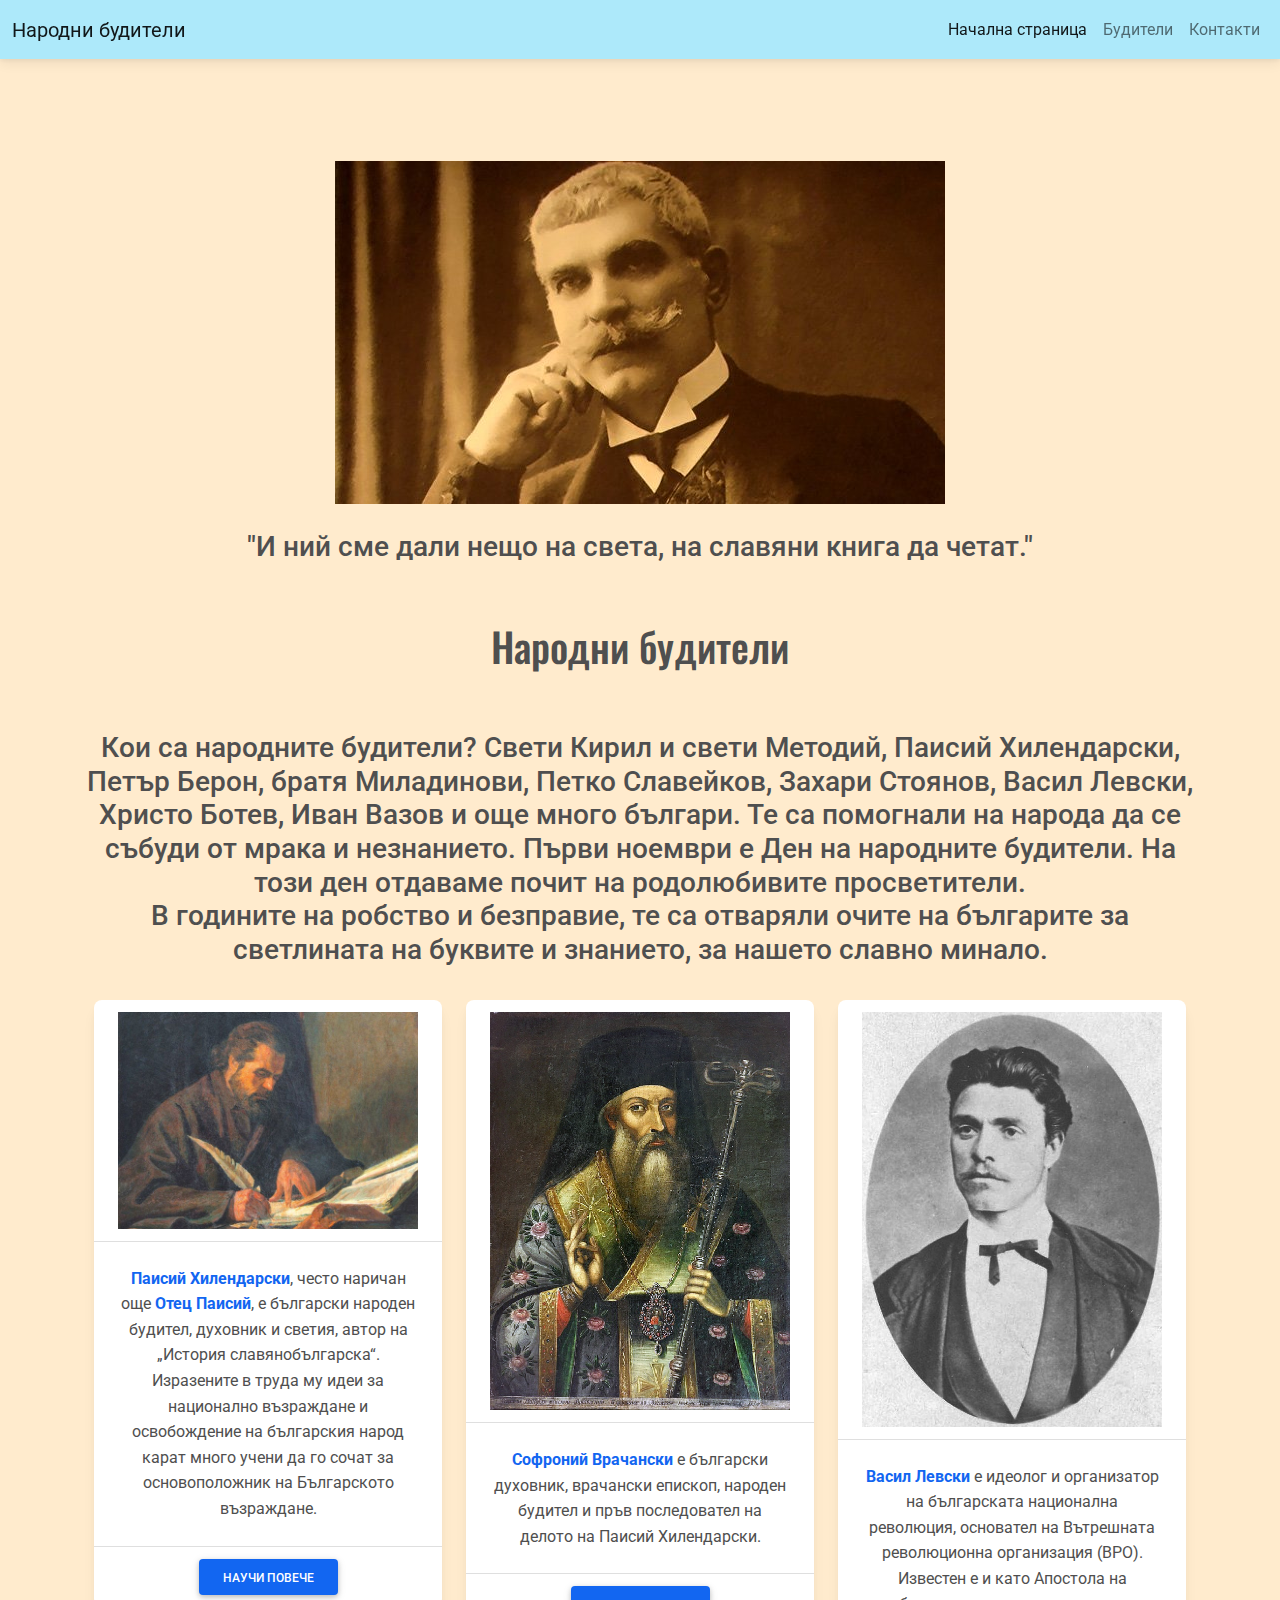
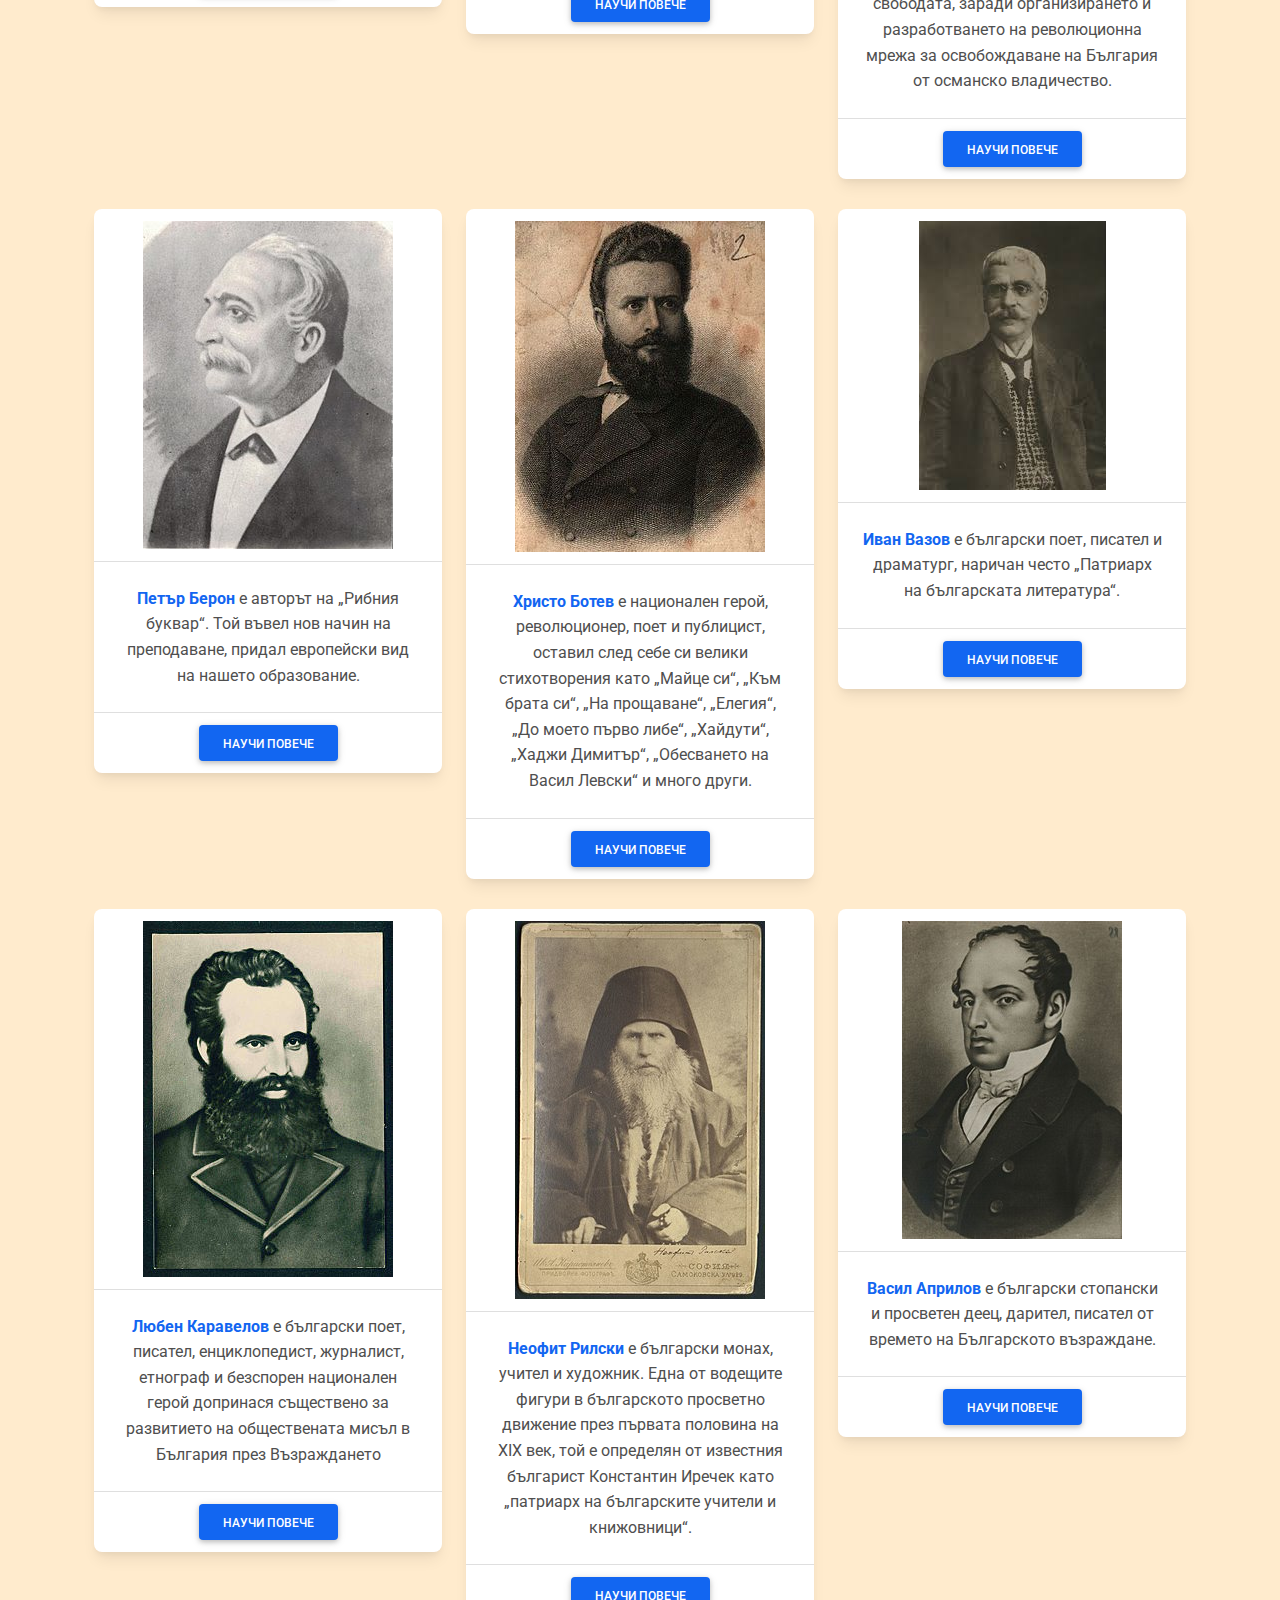
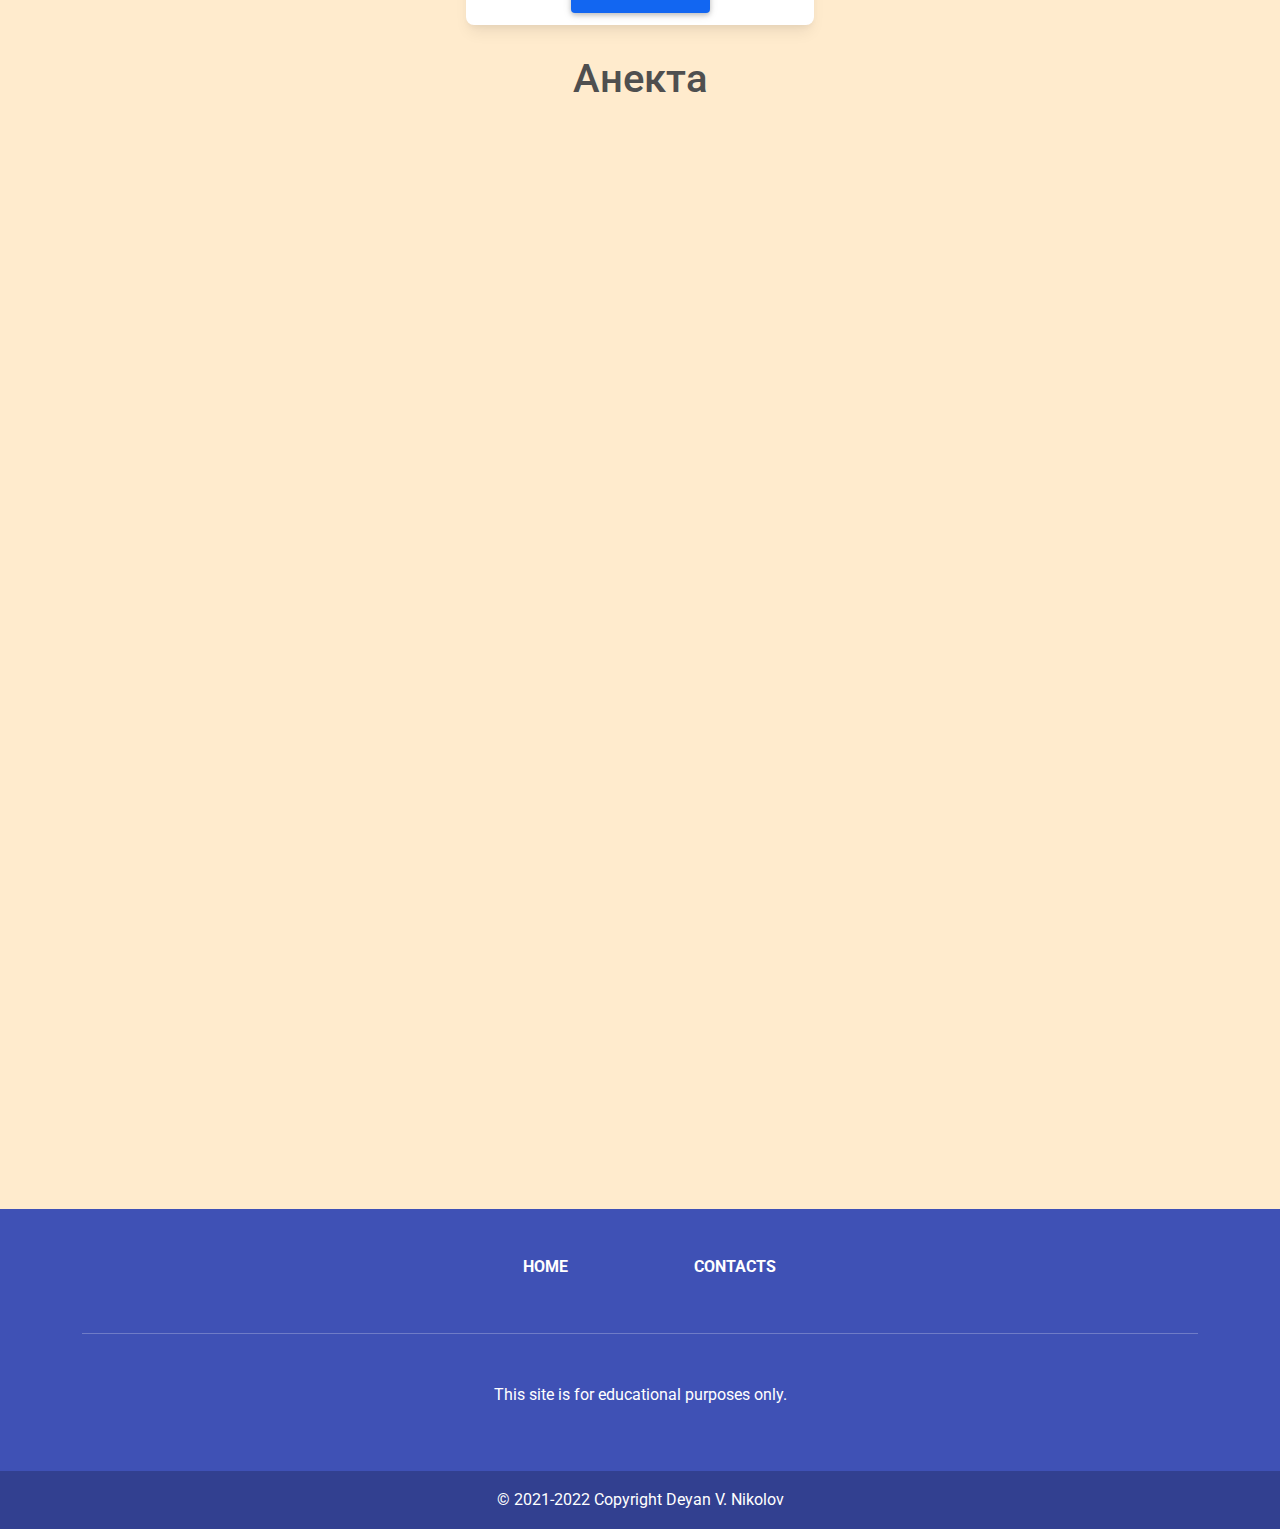
<file: index.html>
<!DOCTYPE html>

<html>

<head>
    <title>Народни будители</title>
    <meta charset="utf-8">
    <meta name="viewport" content="width=device-width, initial-scale=1">
    <link rel="stylesheet" href="https://use.fontawesome.com/releases/v5.15.2/css/all.css" />
    <link rel="stylesheet"
        href="https://fonts.googleapis.com/css2?family=Roboto:wght@300;400;500;700;900&display=swap" />
    <link rel="stylesheet" href="css/mdb.min.css" />
    <link rel="preconnect" href="https://fonts.googleapis.com">
    <link rel="preconnect" href="https://fonts.gstatic.com" crossorigin>
    <link href="https://fonts.googleapis.com/css2?family=Oswald:wght@600&display=swap" rel="stylesheet">
    <link href="css/custom.css" rel="stylesheet">

    <link rel="icon" href="img/favicon.png">
    <script async src="https://www.googletagmanager.com/gtag/js?id=G-ZB5WX3QTCD"></script>

</head>

<body>
    <nav class="navbar navbar-expand-lg navbar-light bg-light sticky-top">
        <div class="container-fluid">
            <a class="navbar-brand" href="index.html">Народни будители</a>
            <button class="navbar-toggler" type="button" data-mdb-toggle="collapse"
                data-mdb-target="#navbarNavAltMarkup" aria-controls="navbarNavAltMarkup" aria-expanded="false"
                aria-label="Toggle navigation">
                <i class="fas fa-bars"></i>
            </button>
            <div class="collapse navbar-collapse  justify-content-end" id="navbarNavAltMarkup">
                <div class="navbar-nav">
                    <a class="nav-link active" aria-current="page" href="#">Начална страница</a>
                    <a class="nav-link" href="#buditeli">Будители</a>
                    <a class="nav-link" href="contacts.html">Контакти</a>
                </div>
            </div>
        </div>
    </nav>

    <div class="container mb-5">
        <br>
        <br>
        <div class="text-center">

            <br><br>
            <img src="img/ivan_vazov_home.jpg" class="img-fluid">
            <br><br>
            <h3>"И ний сме дали нещо на света, на славяни книга да четат."</h3>

            <br><br>
            <h1 class="bgtext">Народни будители</h1>
            <br>
            <h6>‎</h6>
            <h3>Кои са народните будители? Свети Кирил и свети Методий, Паисий Хилендарски, Петър Берон, братя
                Миладинови, Петко Славейков, Захари Стоянов, Васил Левски, Христо Ботев, Иван Вазов и още много българи.
                Те са помогнали на народа да се събуди от мрака и незнанието. Първи ноември е Ден на народните будители.
                На този ден отдаваме почит на родолюбивите просветители. <section id="buditeli"></section> В годините на
                робство и безправие, те са
                отваряли очите на българите за светлината на буквите и знанието, за нашето славно минало.
            </h3>

            <br>
            <div class="container-fluid">
                <div class="row">
                    <div class="col-md-12">
                        <div class="row">

                            <div class="col-md-4">
                                <div class="card">
                                    <h5 class="card-header">
                                        <img src="img/paisiihilendarski.jpg" class="img-fluid">
                                    </h5>
                                    <div class="card-body">
                                        <p class="card-text">
                                            <span
                                                class="text-primary custom-text-blue custom-text-blue font-weight-bold">Паисий
                                                Хилендарски</span>, често наричан още <span
                                                class="text-primary custom-text-blue custom-text-blue font-weight-bold">Отец
                                                Паисий</span>, e български народен
                                            будител, духовник и светия, автор на „История славянобългарска“.
                                            Изразените в труда му идеи за национално възраждане и освобождение на
                                            българския народ карат много учени да го сочат за основоположник на
                                            Българското възраждане.
                                        </p>
                                    </div>
                                    <div class="card-footer">
                                        <a href="buditeli/paisiihilendarski.html" class="btn btn-primary">Научи
                                            повече</a>
                                    </div>
                                </div>
                            </div>
                            <div class="col-md-4">
                                <div class="card">
                                    <h5 class="card-header">
                                        <img src="img/sofvrach1.jpg" class="img-fluid">
                                    </h5>
                                    <div class="card-body">
                                        <p class="card-text">
                                            <span
                                                class="text-primary custom-text-blue custom-text-blue font-weight-bold">Софроний
                                                Врачански</span> е български духовник, врачански епископ, народен
                                            будител
                                            и пръв последовател на делото на Паисий Хилендарски.
                                        </p>
                                    </div>
                                    <div class="card-footer">
                                        <a href="buditeli/sofroniivrachanski.html" class="btn btn-primary">Научи
                                            повече</a>
                                    </div>
                                </div>
                            </div>
                            <div class="col-md-4">
                                <div class="card">
                                    <h5 class="card-header">
                                        <img src="img/vasil_levski1.jpeg" class="img-fluid">
                                    </h5>
                                    <div class="card-body">
                                        <p class="card-text">
                                            <span
                                                class="text-primary custom-text-blue custom-text-blue font-weight-bold">Васил
                                                Левски</span> е идеолог и организатор на българската национална
                                            революция, основател на Вътрешната революционна организация (ВРО). Известен
                                            е и като Апостола на свободата, заради организирането и разработването на
                                            революционна мрежа за освобождаване на България от османско владичество.





                                        </p>
                                    </div>
                                    <div class="card-footer">
                                        <a href="buditeli/vasillevski.html" class="btn btn-primary">Научи
                                            повече</a>
                                    </div>
                                </div>
                            </div>
                            <div class="col-md-4">
                                <div class="card">
                                    <h5 class="card-header">
                                        <img src="img/petar_beron.jpg" class="img-fluid">
                                    </h5>
                                    <div class="card-body">
                                        <p class="card-text">
                                            <span
                                                class="text-primary custom-text-blue custom-text-blue font-weight-bold">Петър
                                                Берон</span> е авторът на „Рибния буквар“. Той въвел нов начин на
                                            преподаване, придал европейски вид на нашето образование.

                                        </p>
                                    </div>
                                    <div class="card-footer">
                                        <a href="buditeli/petarberon.html" class="btn btn-primary">Научи
                                            повече</a>
                                    </div>
                                </div>
                            </div>
                            <div class="col-md-4">
                                <div class="card">
                                    <h5 class="card-header">
                                        <img src="img/hristo_botev1.JPG" class="img-fluid">
                                    </h5>
                                    <div class="card-body">
                                        <p class="card-text">
                                            <span
                                                class="text-primary custom-text-blue custom-text-blue font-weight-bold">Христо
                                                Ботев</span> е национален герой, революционер, поет и публицист, оставил
                                            след себе си велики стихотворения като „Майце си“, „Към брата си“, „На
                                            прощаване“, „Елегия“, „До моето първо либе“, „Хайдути“, „Хаджи Димитър“,
                                            „Обесването на Васил Левски“ и много други.




                                        </p>
                                    </div>
                                    <div class="card-footer">
                                        <a href="buditeli/hristobotev.html" class="btn btn-primary">Научи
                                            повече</a>
                                    </div>
                                </div>
                            </div>
                            <div class="col-md-4">
                                <div class="card">
                                    <h5 class="card-header">
                                        <img src="img/ivan_vazov.jpg" class="img-fluid">
                                    </h5>
                                    <div class="card-body">
                                        <p class="card-text">
                                            <span
                                                class="text-primary custom-text-blue custom-text-blue font-weight-bold">Иван
                                                Вазов</span> е български поет, писател и драматург, наричан често
                                            „Патриарх на българската литература“.




                                        </p>
                                    </div>
                                    <div class="card-footer">
                                        <a href="buditeli/ivanvazov.html" class="btn btn-primary">Научи
                                            повече</a>
                                    </div>
                                </div>
                            </div>


                            <div class="col-md-4">
                                <div class="card">
                                    <h5 class="card-header">
                                        <img src="img/luben_karavelov1.jpg" class="img-fluid">
                                    </h5>
                                    <div class="card-body">
                                        <p class="card-text">
                                            <span
                                                class="text-primary custom-text-blue custom-text-blue font-weight-bold">Любен
                                                Каравелов</span> е български
                                            поет, писател, енциклопедист, журналист, етнограф и безспорен национален
                                            герой допринася съществено за развитието на обществената мисъл в
                                            България през Възраждането









                                        </p>
                                    </div>
                                    <div class="card-footer">
                                        <a href="buditeli/liubenkaravelov.html" class="btn btn-primary">Научи
                                            повече</a>
                                    </div>
                                </div>
                            </div>

                            <div class="col-md-4">
                                <div class="card">
                                    <h5 class="card-header">
                                        <img src="img/neofit_rilski1.jpg" class="img-fluid">
                                    </h5>
                                    <div class="card-body">
                                        <p class="card-text">
                                            <span
                                                class="text-primary custom-text-blue custom-text-blue font-weight-bold">Неофит
                                                Рилски </span> е български монах, учител и художник. Една от водещите
                                            фигури в българското просветно движение през първата половина на XIX век,
                                            той е определян от известния българист Константин Иречек като „патриарх на
                                            българските учители и книжовници“.









                                        </p>
                                    </div>
                                    <div class="card-footer">
                                        <a href="buditeli/neofitrilski.html" class="btn btn-primary">Научи
                                            повече</a>
                                    </div>
                                </div>
                            </div>

                            <div class="col-md-4">
                                <div class="card">
                                    <h5 class="card-header">
                                        <img src="img/vasil_aprilov1.jpg" class="img-fluid">
                                    </h5>
                                    <div class="card-body">
                                        <p class="card-text">
                                            <span
                                                class="text-primary custom-text-blue custom-text-blue font-weight-bold">Васил
                                                Априлов </span> е български стопански и просветен деец, дарител, писател
                                            от времето на Българското възраждане.


                                        </p>
                                    </div>
                                    <div class="card-footer">
                                        <a href="buditeli/vasilaprilov.html" class="btn btn-primary">Научи
                                            повече</a>
                                    </div>
                                </div>
                            </div>

                        </div>
                    </div>
                </div>
            </div>
            <h1>Анекта</h1>
            <div class="embed-responsive importantVid" > <iframe class="importantVid"
                src="https://docs.google.com/forms/d/e/1FAIpQLSe0ANhKX5Q2UZ8YHb9a7GSi22QQZJN_GvJCOI0jytgfWzX6KQ/viewform?embedded=true"
                height="927" width="600" frameborder="0" marginheight="0" marginwidth="0">Loading…</iframe>
        </div>
    </div>
    </div>



    <footer class="text-center text-white" style="background-color: #3f51b5">
        <div class="container">
            <section class="mt-5">
                <div class="row text-center d-flex justify-content-center pt-5">
                    <div class="col-md-2">
                        <h6 class="text-uppercase font-weight-bold">
                            <a href="index.html" class="text-white">Home</a>
                        </h6>
                    </div>
                    <div class="col-md-2">
                        <h6 class="text-uppercase font-weight-bold">
                            <a href="contacts.html" class="text-white">Contacts</a>
                        </h6>
                    </div>
                </div>
            </section>
            <hr class="my-5" />

            <section class="mb-5">
                <div class="row d-flex justify-content-center">
                    <div class="col-lg-8">
                        <p>
                            This site is for educational purposes only.
                        </p>
                    </div>
                </div>
            </section>
        </div>
        <div class="text-center p-3" style="background-color: rgba(0, 0, 0, 0.2)">
            © 2021-2022 Copyright
            <a class="text-white" href="https://github.com/deyanvnikolov" target="_blank">Deyan V. Nikolov</a>
        </div>
    </footer>
    <script type="text/javascript" src="js/mdb.min.js"></script>
</body>









</html>
</file>
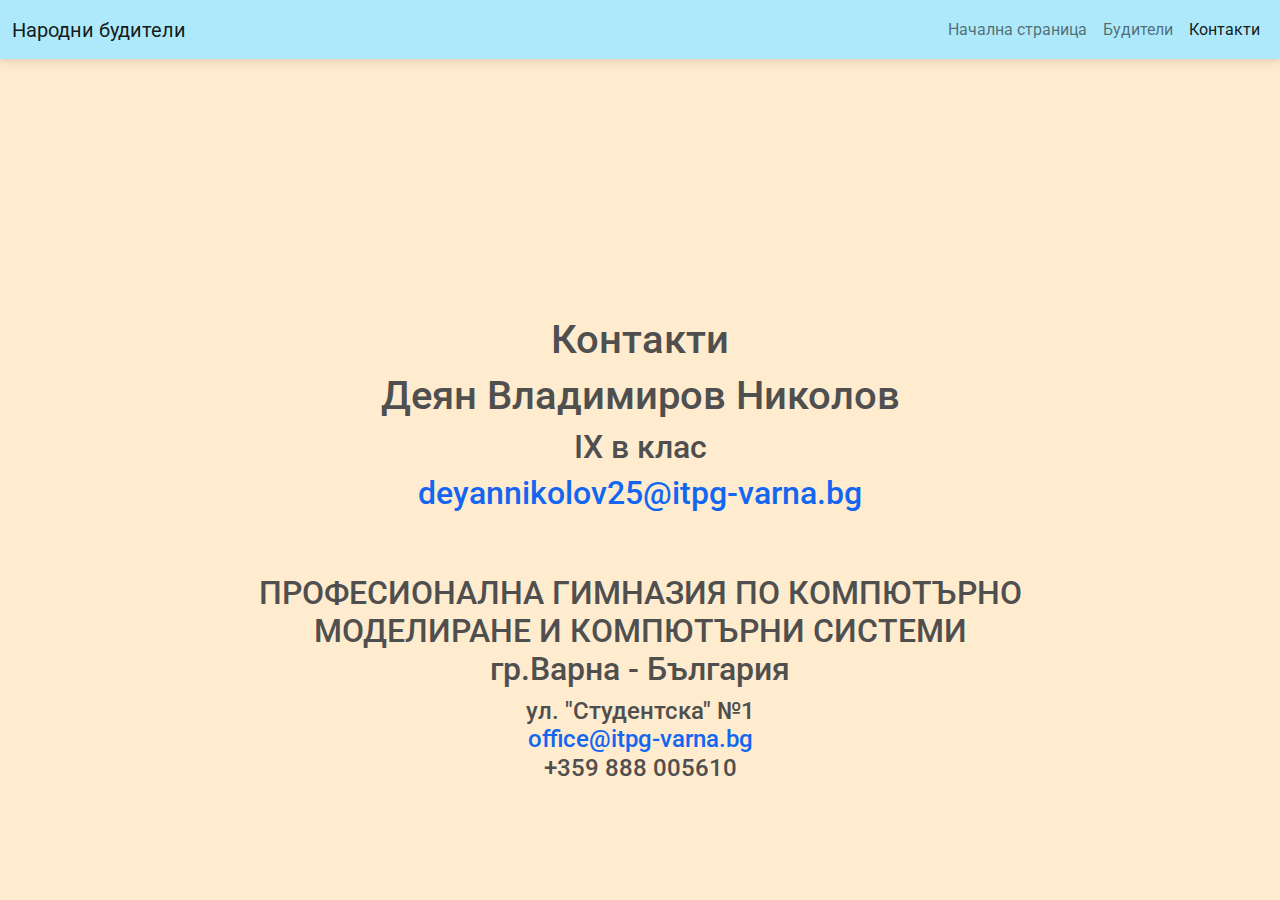
<file: contacts.html>
<!DOCTYPE html>

<html>

<head>
    <title>Народни будители</title>
    <meta charset="utf-8">
    <meta name="viewport" content="width=device-width, initial-scale=1">
    <link rel="stylesheet" href="https://use.fontawesome.com/releases/v5.15.2/css/all.css" />
    <link rel="stylesheet"
        href="https://fonts.googleapis.com/css2?family=Roboto:wght@300;400;500;700;900&display=swap" />
    <link rel="stylesheet" href="css/mdb.min.css" />
    <link rel="preconnect" href="https://fonts.googleapis.com">
    <link rel="preconnect" href="https://fonts.gstatic.com" crossorigin>
    <link href="https://fonts.googleapis.com/css2?family=Oswald:wght@600&display=swap" rel="stylesheet">
    <link href="css/custom.css" rel="stylesheet">
    <link rel="icon" href="img/favicon.png">
</head>

<body>
    <nav class="navbar navbar-expand-lg navbar-light bg-light sticky-top">
        <div class="container-fluid">
            <a class="navbar-brand" href="index.html">Народни будители</a>
            <button class="navbar-toggler" type="button" data-mdb-toggle="collapse"
                data-mdb-target="#navbarNavAltMarkup" aria-controls="navbarNavAltMarkup" aria-expanded="false"
                aria-label="Toggle navigation">
                <i class="fas fa-bars"></i>
            </button>
            <div class="collapse navbar-collapse  justify-content-end" id="navbarNavAltMarkup">
                <div class="navbar-nav">
                    <a class="nav-link" aria-current="page" href="index.html">Начална страница</a>
                    <a class="nav-link" href="index.html#buditeli">Будители</a>
                    <a class="nav-link active" href="#">Контакти</a>
                </div>
            </div>
        </div>
    </nav>

    <div class="container mb-5">
        <br>
        <br>        <br>
        <br>        <br>
        <br>        <br>
        <br>        <br>
        <br>        
        <div class="text-center">

            <center>
                <div class="justify-content-center">
                    <table class="contact">
            
                      <tr>
                        <td>
                          <center>
                            <h1>Контакти</h1>
                          </center>
                          <div>
                            <center>
                              <h1>Деян Владимиров Николов</h1>
                              <h2>IX в клас</h2><h2><a href="mailto:deyannikolov25@itpg-varna.bg">deyannikolov25@itpg-varna.bg</a></h2>
                            </center>
                          </div>
                        </td>
                      </tr>
                      <tr>
                        <td>
                          <div>
                              <br><br>
                            <center><a href="https://itpg-varna.bg" target="_blank"></a>
                            </center>
                            <center>
                              <h2>ПРОФЕСИОНАЛНА ГИМНАЗИЯ ПО КОМПЮТЪРНО <br>МОДЕЛИРАНЕ И КОМПЮТЪРНИ СИСТЕМИ<br>гр.Варна - България
                              </h2>
                              <h4>ул. "Студентска" №1<br>
                                <a href="mailto:office@itpg-varna.bg">office@itpg-varna.bg</a><br>
                                +359 888 005610</h4>
                            </center>
            
                          </div>
                        </td>
                      </tr>
                    </table>
                </div>
                  </center>
               
            </div>
        </div>




</body>









</html>
</file>
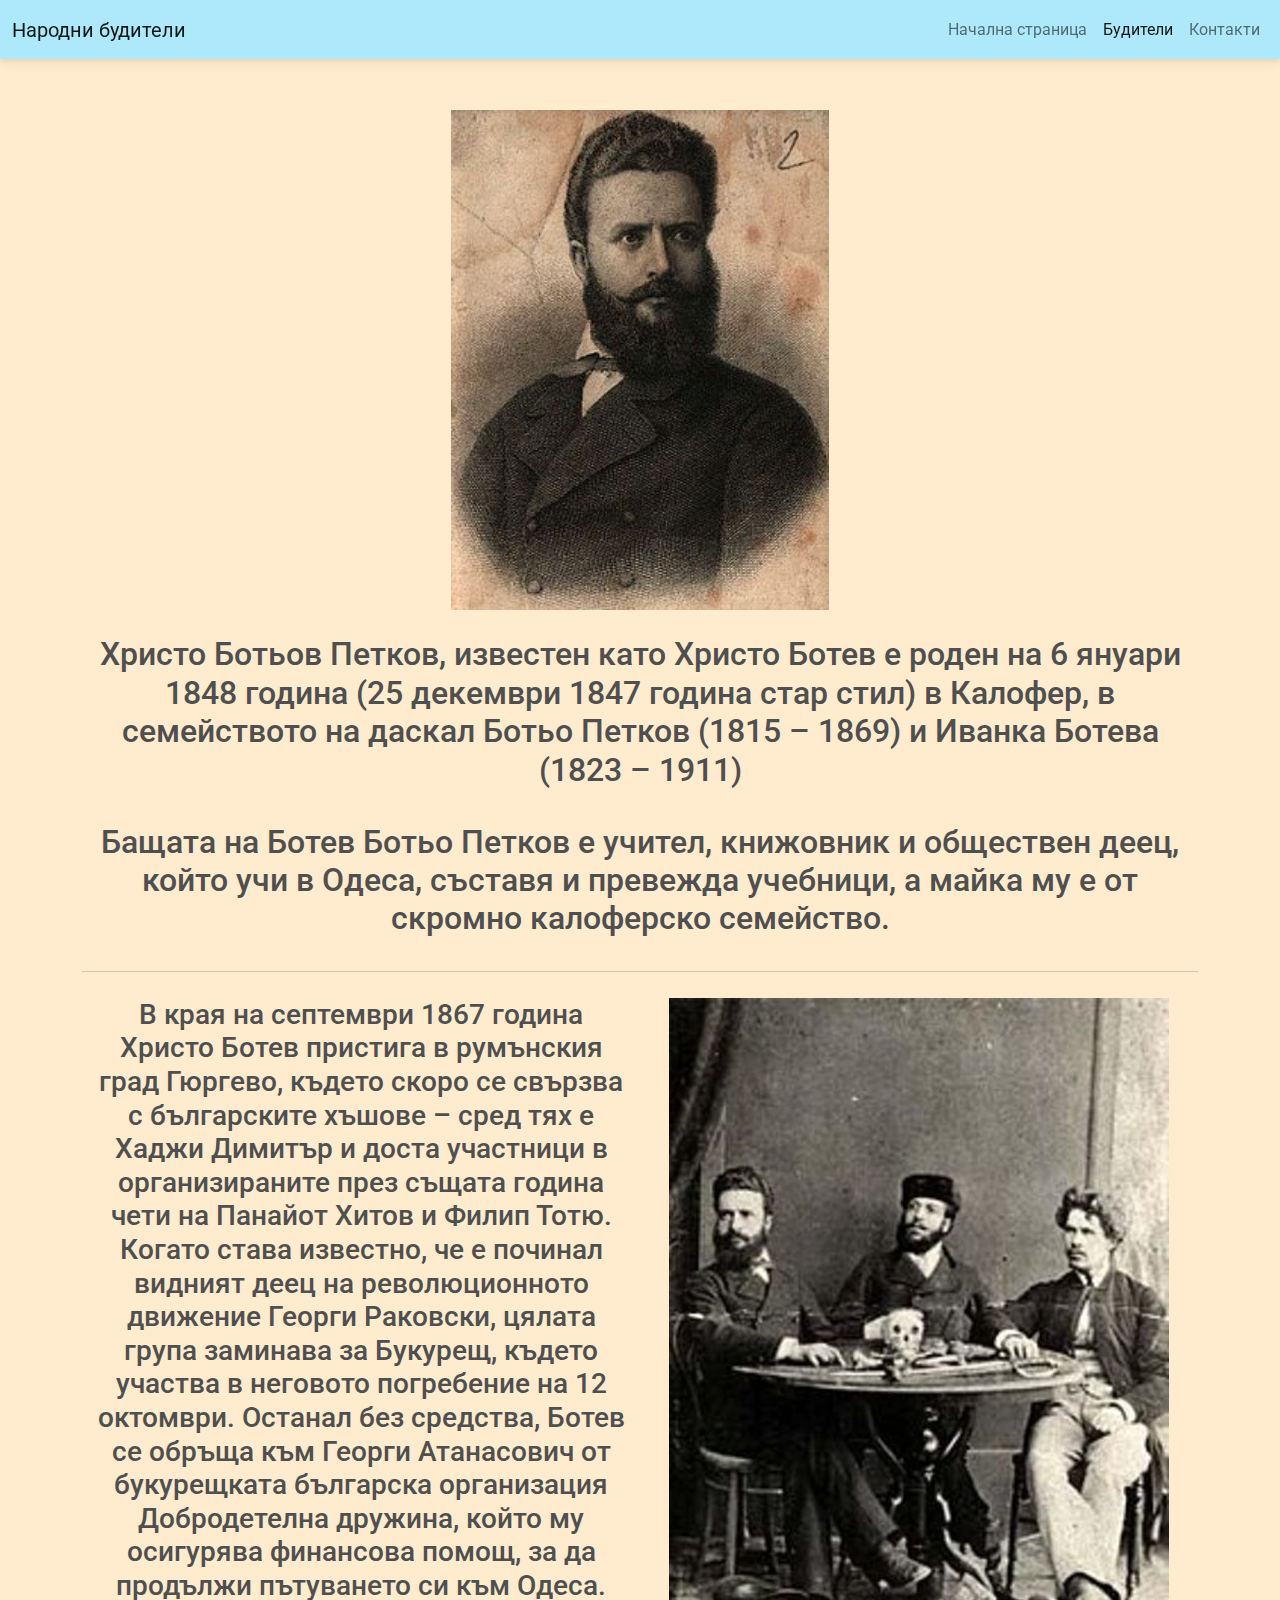
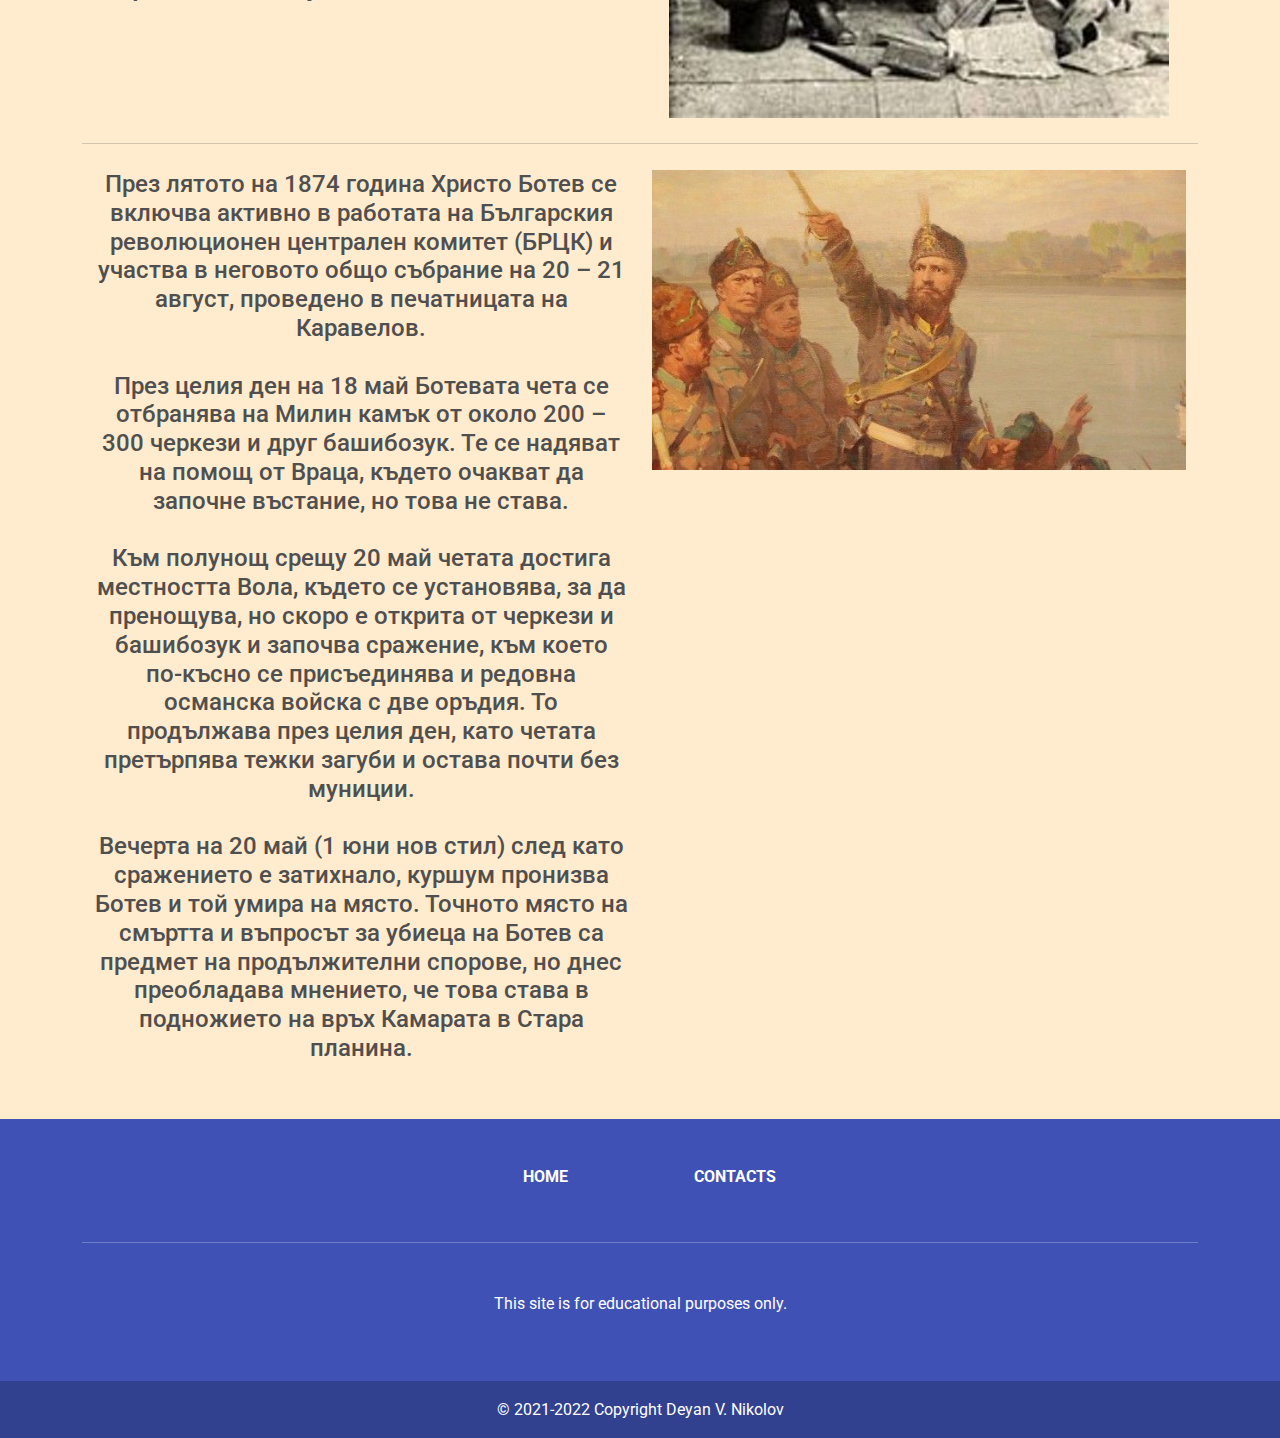
<file: buditeli/hristobotev.html>
<!DOCTYPE html>

<html>

<head>
    <title>Народни будители</title>
    <meta charset="utf-8">
    <meta name="viewport" content="width=device-width, initial-scale=1">
    <link rel="stylesheet" href="https://use.fontawesome.com/releases/v5.15.2/css/all.css" />
    <link rel="stylesheet"
        href="https://fonts.googleapis.com/css2?family=Roboto:wght@300;400;500;700;900&display=swap" />
    <link rel="stylesheet" href="css/mdb.min.css" />
    <link rel="preconnect" href="https://fonts.googleapis.com">
    <link rel="preconnect" href="https://fonts.gstatic.com" crossorigin>
    <link href="https://fonts.googleapis.com/css2?family=Oswald:wght@600&display=swap" rel="stylesheet">
    <link href="css/custom.css" rel="stylesheet">
    <link rel="icon" href="../img/favicon.png">
</head>

<body>
    <nav class="navbar navbar-expand-lg navbar-light bg-light sticky-top">
        <div class="container-fluid">
            <a class="navbar-brand" href="../index.html">Народни будители</a>
            <button class="navbar-toggler" type="button" data-mdb-toggle="collapse"
                data-mdb-target="#navbarNavAltMarkup" aria-controls="navbarNavAltMarkup" aria-expanded="false"
                aria-label="Toggle navigation">
                <i class="fas fa-bars"></i>
            </button>
            <div class="collapse navbar-collapse  justify-content-end" id="navbarNavAltMarkup">
                <div class="navbar-nav">
                    <a class="nav-link" aria-current="page" href="../index.html">Начална страница</a>
                    <a class="nav-link active" href="../index.html#buditeli">Будители</a>
                    <a class="nav-link" href="../contacts.html">Контакти</a>
                </div>
            </div>
        </div>
    </nav>

    <div class="container mb-5">
        <br>
        <br>
        <div class="text-center">
            <img src="../img/hristo_botev1.JPG" class="img-fluid roun" style="height: 500px;">
            <br><br>
            <h2>Христо Ботьов Петков, известен като Христо Ботев е роден на 6 януари 1848 година (25 декември 1847 година стар стил) в Калофер, в
                семейството на даскал Ботьо Петков (1815 – 1869) и Иванка Ботева (1823 – 1911)

            </h2>
            <br>
            <h2>
                Бащата на Ботев Ботьо Петков е учител, книжовник и обществен деец, който учи в Одеса, съставя и превежда
                учебници, а майка му е от скромно калоферско семейство.
            </h2>
            <br>
            <hr class="m-0" />
            <br>
            <div class="container">
                <div class="row">
                    <div class="col-sm">
                        <h3>
                            В края на септември 1867 година Христо Ботев пристига в румънския град Гюргево, където скоро
                            се свързва с българските хъшове – сред тях е Хаджи Димитър и доста участници в
                            организираните през същата година чети на Панайот Хитов и Филип Тотю. Когато става известно,
                            че е починал видният деец на революционното движение Георги Раковски, цялата група заминава
                            за Букурещ, където участва в неговото погребение на 12 октомври. Останал без средства, Ботев
                            се обръща към Георги Атанасович от букурещката българска организация Добродетелна дружина,
                            който му осигурява финансова помощ, за да продължи пътуването си към Одеса.
                        </h3>
                    </div>
                    <div class="col-sm">
                        <img src="../img/Hristo_Botev.jpg" class="img-fluid">
                    </div>
                </div>
            </div> <br>
            <hr class="m-0" />
            <br>
            <div class="container justify-content-center">
                <div class="row justify-content-center">
                    <div class="col-sm justify-content-center">
                        <h4>
                            През лятото на 1874 година Христо Ботев се включва активно в работата на Българския
                            революционен централен комитет (БРЦК) и участва в неговото общо събрание на 20 – 21 август,
                            проведено в печатницата на Каравелов.
                            <br><br>
                            През целия ден на 18 май Ботевата чета се отбранява на Милин камък от около 200 – 300
                            черкези и друг башибозук. Те се надяват на помощ от Враца, където очакват да започне
                            въстание, но това не става.
                            <br><br>
                            Към полунощ срещу 20 май четата достига местността Вола, където се установява, за да
                            пренощува, но скоро е открита от черкези и башибозук и започва сражение, към което по-късно
                            се присъединява и редовна османска войска с две оръдия. То продължава през целия ден, като
                            четата претърпява тежки загуби и остава почти без муниции.
                            <br><br>
                            Вечерта на 20 май (1 юни нов стил) след като сражението е затихнало, куршум пронизва
                            Ботев и той умира на място. Точното място на смъртта и въпросът за убиеца на Ботев са
                            предмет на продължителни спорове, но днес преобладава мнението, че това става в
                            подножието на връх Камарата в Стара планина.
                        </h4>
                    </div>
                    <div class="col-sm">
                        <img src="../img/botev.jpg" class="img-fluid" style="max-width: 100%; height: auto;">
                    </div>
                </div>
            </div>





        </div>
    </div>


    <footer class="text-center text-white" style="background-color: #3f51b5">
        <div class="container">
            <section class="mt-5">
                <div class="row text-center d-flex justify-content-center pt-5">
                    <div class="col-md-2">
                        <h6 class="text-uppercase font-weight-bold">
                            <a href="../index.html" class="text-white">Home</a>
                        </h6>
                    </div>
                    <div class="col-md-2">
                        <h6 class="text-uppercase font-weight-bold">
                            <a href="../contacts.html" class="text-white">Contacts</a>
                        </h6>
                    </div>
                </div>
            </section>
            <hr class="my-5" />

            <section class="mb-5">
                <div class="row d-flex justify-content-center">
                    <div class="col-lg-8">
                        <p>
                            This site is for educational purposes only.
                        </p>
                    </div>
                </div>
            </section>
        </div>
        <div class="text-center p-3" style="background-color: rgba(0, 0, 0, 0.2)">
            © 2021-2022 Copyright
            <a class="text-white" href="https://github.com/deyanvnikolov" target="_blank">Deyan V. Nikolov</a>
        </div>
    </footer>
    <script type="text/javascript" src="../js/mdb.min.js"></script>
</body>









</html>
</file>
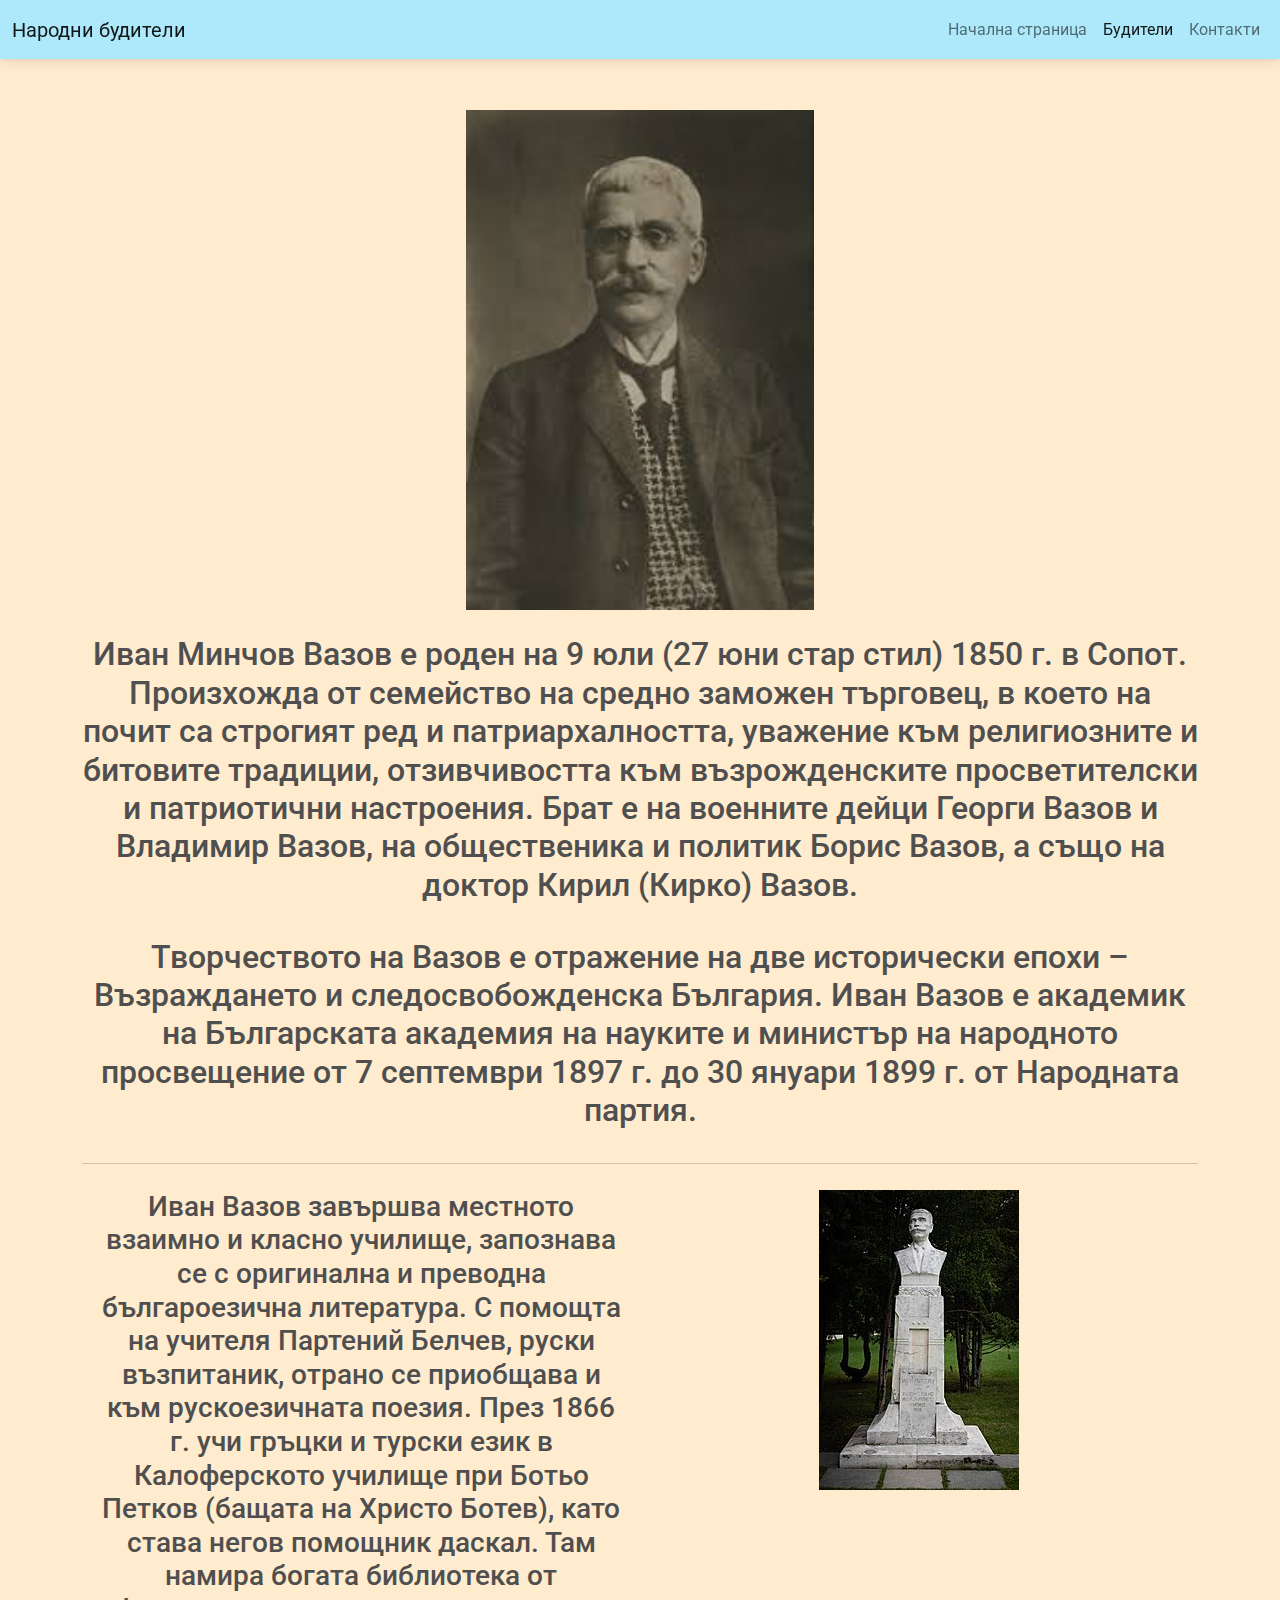
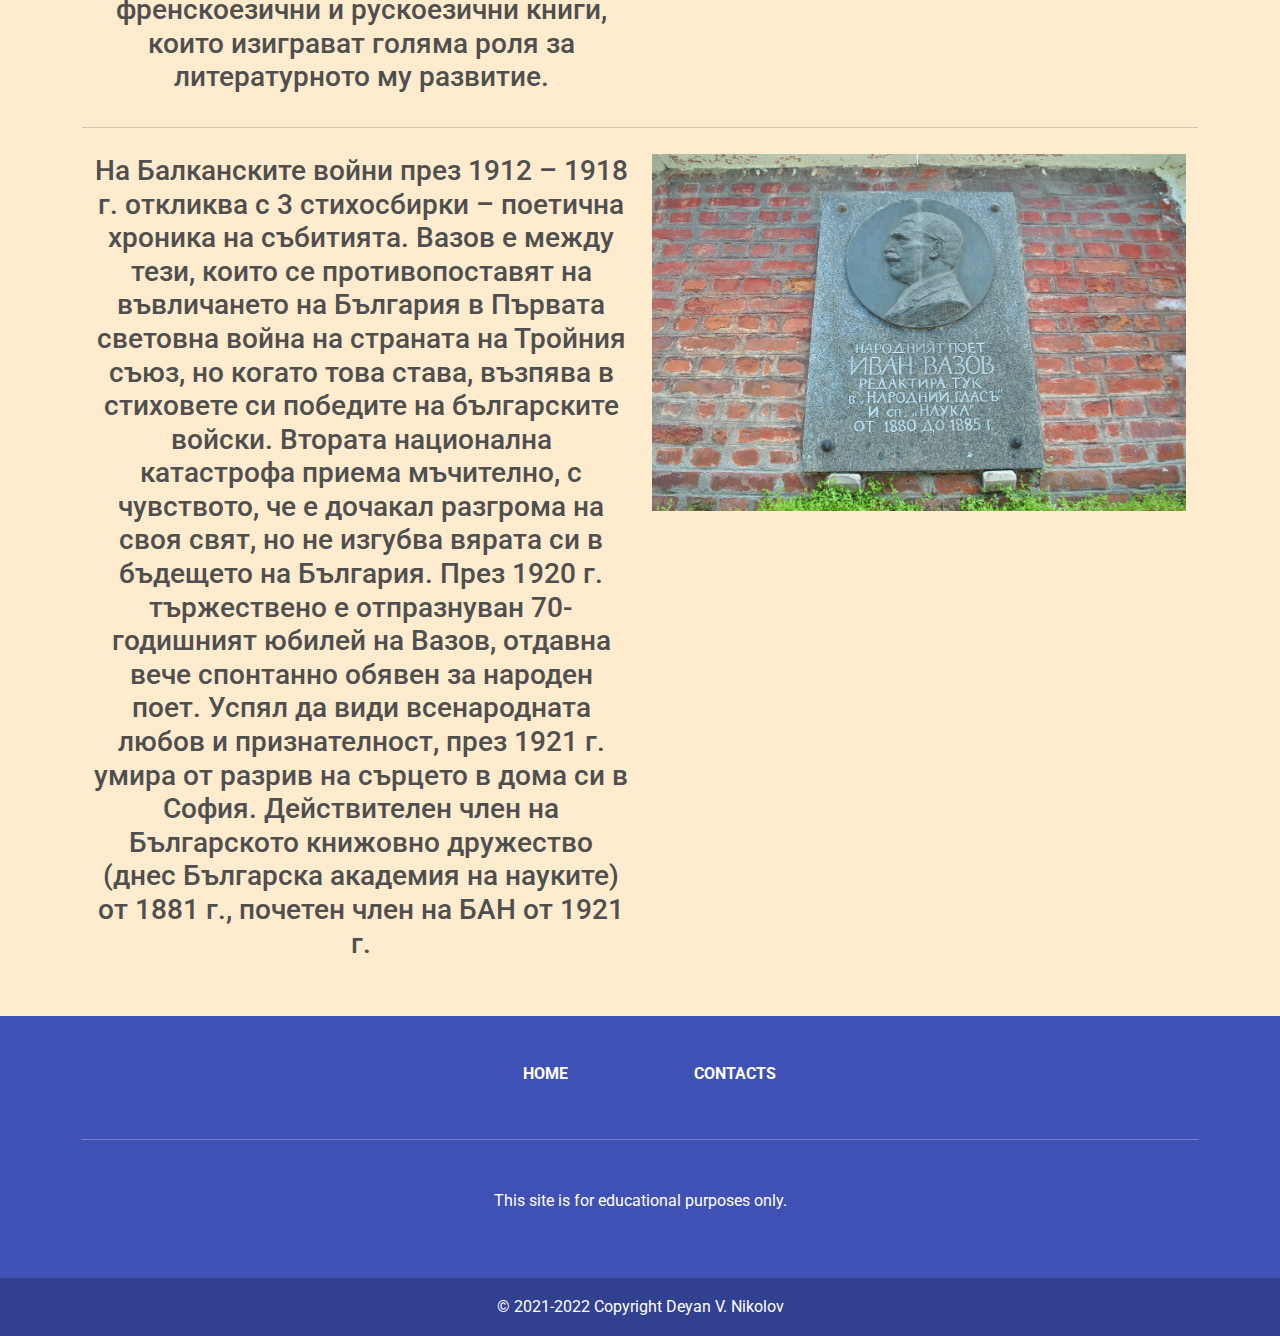
<file: buditeli/ivanvazov.html>
<!DOCTYPE html>

<html>

<head>
    <title>Народни будители</title>
    <meta charset="utf-8">
    <meta name="viewport" content="width=device-width, initial-scale=1">
    <link rel="stylesheet" href="https://use.fontawesome.com/releases/v5.15.2/css/all.css" />
    <link rel="stylesheet"
        href="https://fonts.googleapis.com/css2?family=Roboto:wght@300;400;500;700;900&display=swap" />
    <link rel="stylesheet" href="css/mdb.min.css" />
    <link rel="preconnect" href="https://fonts.googleapis.com">
    <link rel="preconnect" href="https://fonts.gstatic.com" crossorigin>
    <link href="https://fonts.googleapis.com/css2?family=Oswald:wght@600&display=swap" rel="stylesheet">
    <link href="css/custom.css" rel="stylesheet">
    <link rel="icon" href="../img/favicon.png">
</head>

<body>
    <nav class="navbar navbar-expand-lg navbar-light bg-light sticky-top">
        <div class="container-fluid">
            <a class="navbar-brand" href="../index.html">Народни будители</a>
            <button class="navbar-toggler" type="button" data-mdb-toggle="collapse"
                data-mdb-target="#navbarNavAltMarkup" aria-controls="navbarNavAltMarkup" aria-expanded="false"
                aria-label="Toggle navigation">
                <i class="fas fa-bars"></i>
            </button>
            <div class="collapse navbar-collapse  justify-content-end" id="navbarNavAltMarkup">
                <div class="navbar-nav">
                    <a class="nav-link" aria-current="page" href="../index.html">Начална страница</a>
                    <a class="nav-link active" href="../index.html#buditeli">Будители</a>
                    <a class="nav-link" href="../contacts.html">Контакти</a>
                </div>
            </div>
        </div>
    </nav>

    <div class="container mb-5">
        <br>
        <br>
        <div class="text-center">
            <img src="../img/ivan_vazov.jpg" class="img-fluid roun" style="height: 500px;">
            <br><br>
            <h2>Иван Минчов Вазов е роден на 9 юли (27 юни стар стил) 1850 г. в Сопот. Произхожда от семейство на
                средно заможен търговец, в което на почит са строгият ред и патриархалността, уважение към религиозните
                и битовите традиции, отзивчивостта към възрожденските просветителски и патриотични настроения. Брат е на
                военните дейци Георги Вазов и Владимир Вазов, на общественика и политик Борис Вазов, а също на доктор
                Кирил (Кирко) Вазов.

            </h2>
            <br>
            <h2>
                Творчеството на Вазов е отражение на две исторически епохи – Възраждането и следосвобожденска България.
                Иван Вазов е академик на Българската академия на науките и министър на народното просвещение от 7
                септември 1897 г. до 30 януари 1899 г. от Народната партия.
            </h2>
            <br>
            <hr class="m-0" />
            <br>
            <div class="container">
                <div class="row">
                    <div class="col-sm">
                        <h3>
                            Иван Вазов завършва местното взаимно и класно училище, запознава се с оригинална и преводна
                            българоезична литература. С помощта на учителя Партений Белчев, руски възпитаник, отрано се
                            приобщава и към рускоезичната поезия. През 1866 г. учи гръцки и турски език в Калоферското
                            училище при Ботьо Петков (бащата на Христо Ботев), като става негов помощник даскал. Там
                            намира богата библиотека от френскоезични и рускоезични книги, които изиграват голяма роля
                            за литературното му развитие.
                        </h3>
                    </div>
                    <div class="col-sm">
                        <img src="../img/ivan_vazov2.jpg" class="img-fluid">
                    </div>
                </div>
            </div> <br>
            <hr class="m-0" />
            <br>
            <div class="container">
                <div class="row">
                    <div class="col-sm">
                        <h3>
                            На Балканските войни през 1912 – 1918 г. откликва с 3 стихосбирки – поетична хроника на
                            събитията. Вазов е между тези, които се противопоставят на въвличането на България в Първата
                            световна война на страната на Тройния съюз, но когато това става, възпява в стиховете си
                            победите на българските войски. Втората национална катастрофа приема мъчително, с чувството,
                            че е дочакал разгрома на своя свят, но не изгубва вярата си в бъдещето на България. През
                            1920 г. тържествено е отпразнуван 70-годишният юбилей на Вазов, отдавна вече спонтанно
                            обявен за народен поет. Успял да види всенародната любов и признателност, през 1921 г. умира
                            от разрив на сърцето в дома си в София. Действителен член на Българското книжовно дружество
                            (днес Българска академия на науките) от 1881 г., почетен член на БАН от 1921 г.
                        </h3>
                    </div>
                    <div class="col-sm">
                        <img src="../img/ivan_vazov3.jpg" class="img-fluid">
                    </div>
                </div>
            </div>





        </div>
    </div>


    <footer class="text-center text-white" style="background-color: #3f51b5">
        <div class="container">
            <section class="mt-5">
                <div class="row text-center d-flex justify-content-center pt-5">
                    <div class="col-md-2">
                        <h6 class="text-uppercase font-weight-bold">
                            <a href="../index.html" class="text-white">Home</a>
                        </h6>
                    </div>
                    <div class="col-md-2">
                        <h6 class="text-uppercase font-weight-bold">
                            <a href="../contacts.html" class="text-white">Contacts</a>
                        </h6>
                    </div>
                </div>
            </section>
            <hr class="my-5" />

            <section class="mb-5">
                <div class="row d-flex justify-content-center">
                    <div class="col-lg-8">
                        <p>
                            This site is for educational purposes only.
                        </p>
                    </div>
                </div>
            </section>
        </div>
        <div class="text-center p-3" style="background-color: rgba(0, 0, 0, 0.2)">
            © 2021-2022 Copyright
            <a class="text-white" href="https://github.com/deyanvnikolov" target="_blank">Deyan V. Nikolov</a>
        </div>
    </footer>
    <script type="text/javascript" src="../js/mdb.min.js"></script>
</body>









</html>
</file>
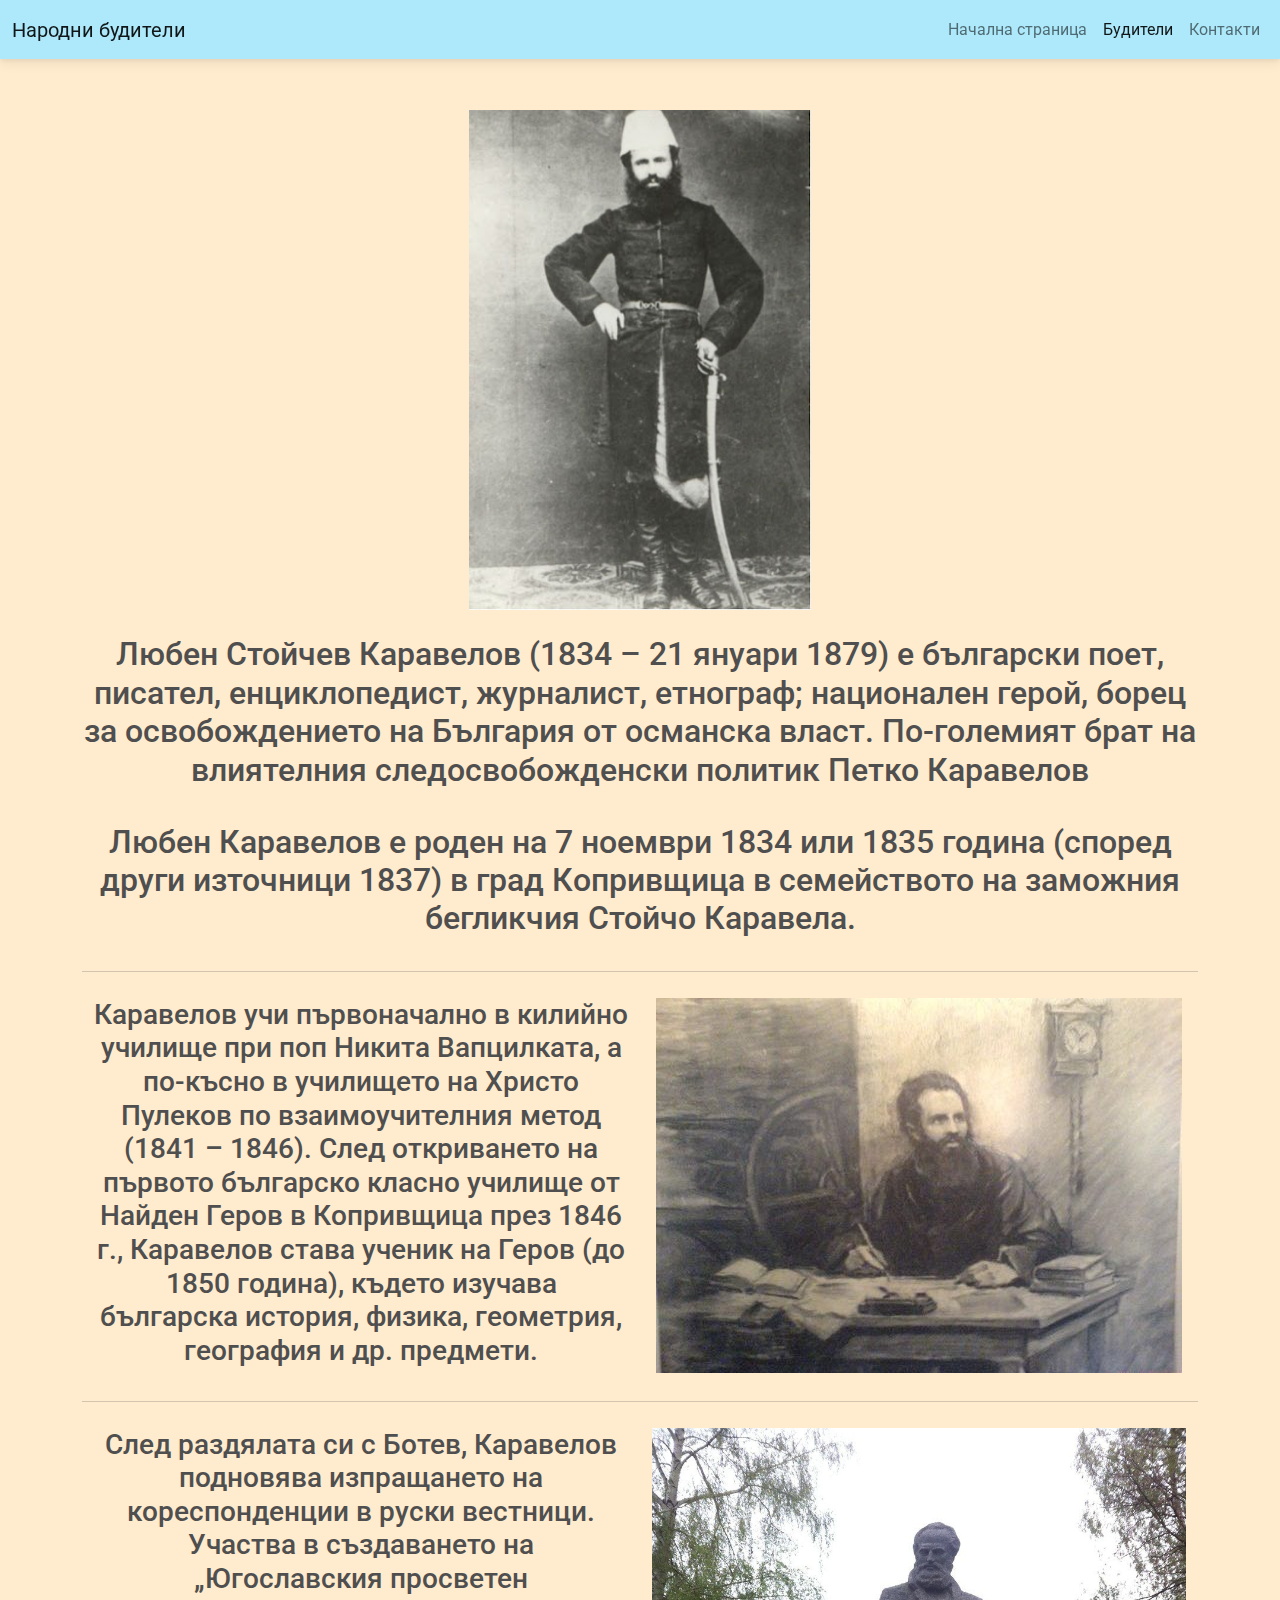
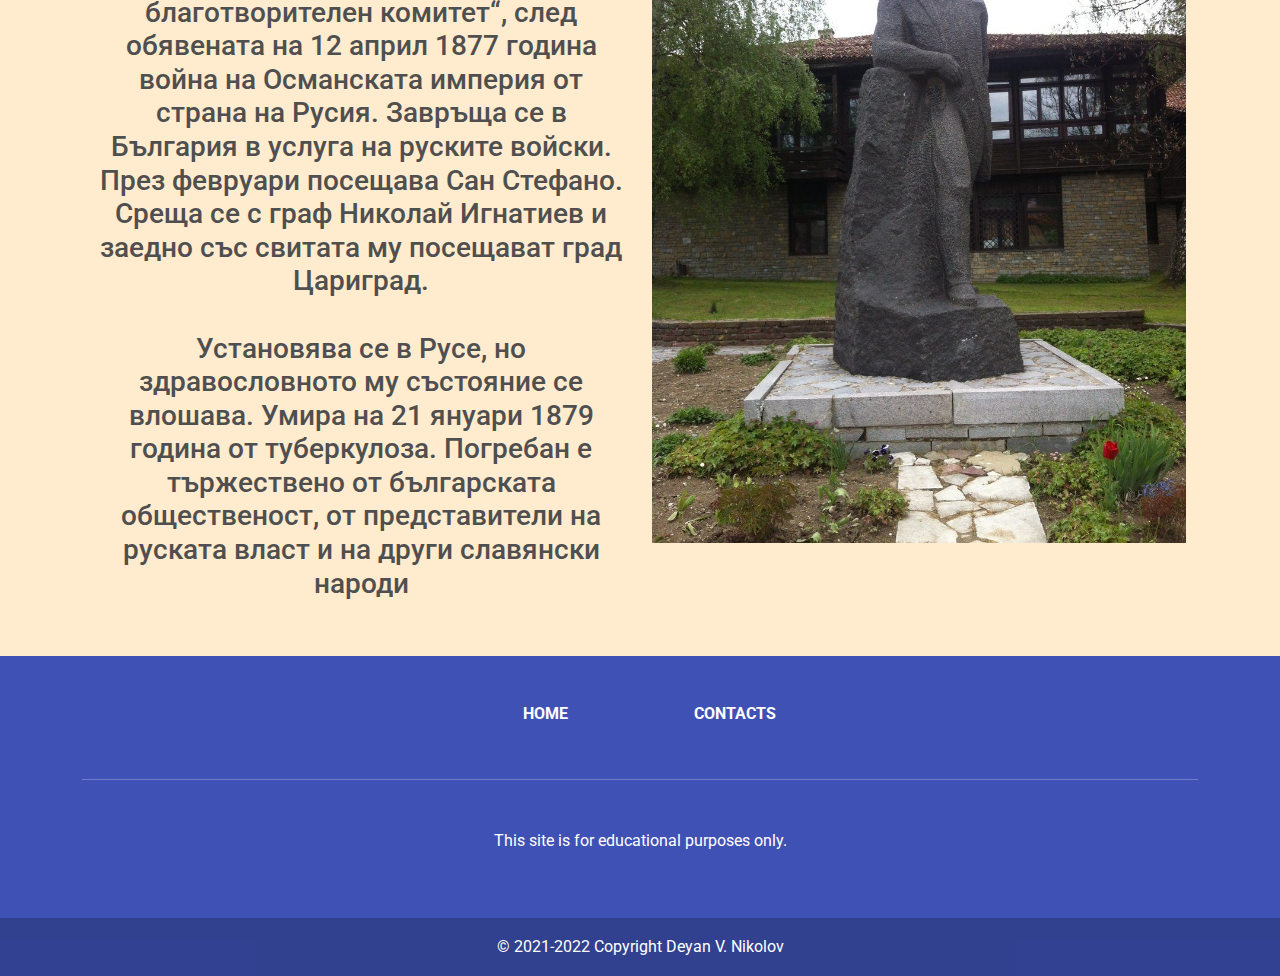
<file: buditeli/liubenkaravelov.html>
<!DOCTYPE html>

<html>

<head>
    <title>Народни будители</title>
    <meta charset="utf-8">
    <meta name="viewport" content="width=device-width, initial-scale=1">
    <link rel="stylesheet" href="https://use.fontawesome.com/releases/v5.15.2/css/all.css" />
    <link rel="stylesheet"
        href="https://fonts.googleapis.com/css2?family=Roboto:wght@300;400;500;700;900&display=swap" />
    <link rel="stylesheet" href="css/mdb.min.css" />
    <link rel="preconnect" href="https://fonts.googleapis.com">
    <link rel="preconnect" href="https://fonts.gstatic.com" crossorigin>
    <link href="https://fonts.googleapis.com/css2?family=Oswald:wght@600&display=swap" rel="stylesheet">
    <link href="css/custom.css" rel="stylesheet">
    <link rel="icon" href="../img/favicon.png">
</head>

<body>
    <nav class="navbar navbar-expand-lg navbar-light bg-light sticky-top">
        <div class="container-fluid">
            <a class="navbar-brand" href="../index.html">Народни будители</a>
            <button class="navbar-toggler" type="button" data-mdb-toggle="collapse"
                data-mdb-target="#navbarNavAltMarkup" aria-controls="navbarNavAltMarkup" aria-expanded="false"
                aria-label="Toggle navigation">
                <i class="fas fa-bars"></i>
            </button>
            <div class="collapse navbar-collapse  justify-content-end" id="navbarNavAltMarkup">
                <div class="navbar-nav">
                    <a class="nav-link" aria-current="page" href="../index.html">Начална страница</a>
                    <a class="nav-link active" href="../index.html#buditeli">Будители</a>
                    <a class="nav-link" href="../contacts.html">Контакти</a>
                </div>
            </div>
        </div>
    </nav>

    <div class="container mb-5">
        <br>
        <br>
        <div class="text-center">
            <img src="../img/luben_karavelov2.jpg" class="img-fluid roun" style="height: 500px;">
            <br><br>
            <h2>Любен Стойчев Каравелов (1834 – 21 януари 1879) е български поет, писател, енциклопедист, журналист,
                етнограф; национален герой, борец за освобождението на България от османска власт. По-големият брат на
                влиятелния следосвобожденски политик Петко Каравелов

            </h2>
            <br>
            <h2>
                Любен Каравелов е роден на 7 ноември 1834 или 1835 година (според други източници 1837) в град
                Копривщица в семейството на заможния бегликчия Стойчо Каравела.
            </h2>
            <br>
            <hr class="m-0" />
            <br>
            <div class="container">
                <div class="row">
                    <div class="col-sm">
                        <h3>
                            Каравелов учи първоначално в килийно училище при поп Никита Вапцилката, а по-късно в
                            училището на Христо Пулеков по взаимоучителния метод (1841 – 1846). След откриването на
                            първото българско класно училище от Найден Геров в Копривщица през 1846 г., Каравелов
                            става ученик на Геров (до 1850 година), където изучава българска история, физика, геометрия,
                            география и др. предмети.
                        </h3>
                    </div>
                    <div class="col-sm">
                        <img src="../img/luben_karavelov3.jpg" class="img-fluid">
                    </div>
                </div>
            </div> <br>
            <hr class="m-0" />
            <br>
            <div class="container">
                <div class="row">
                    <div class="col-sm">
                        <h3>
                            След раздялата си с Ботев, Каравелов подновява изпращането на кореспонденции в руски
                            вестници. Участва в създаването на „Югославския просветен благотворителен комитет“, след
                            обявената на 12 април 1877 година война на Османската империя от страна на Русия. Завръща се
                            в България в услуга на руските войски. През февруари посещава Сан Стефано. Среща се с граф
                            Николай Игнатиев и заедно със свитата му посещават град Цариград.
                            <br><br>
                            Установява се в Русе, но здравословното му състояние се влошава. Умира на 21 януари 1879
                            година от туберкулоза. Погребан е тържествено от българската общественост, от представители
                            на руската власт и на други славянски народи
                        </h3>
                    </div>
                    <div class="col-sm">
                        <img src="../img/luben_karavelov4.jpg" class="img-fluid">
                    </div>
                </div>
            </div>





        </div>
    </div>


    <footer class="text-center text-white" style="background-color: #3f51b5">
        <div class="container">
            <section class="mt-5">
                <div class="row text-center d-flex justify-content-center pt-5">
                    <div class="col-md-2">
                        <h6 class="text-uppercase font-weight-bold">
                            <a href="../index.html" class="text-white">Home</a>
                        </h6>
                    </div>
                    <div class="col-md-2">
                        <h6 class="text-uppercase font-weight-bold">
                            <a href="../contacts.html" class="text-white">Contacts</a>
                        </h6>
                    </div>
                </div>
            </section>
            <hr class="my-5" />

            <section class="mb-5">
                <div class="row d-flex justify-content-center">
                    <div class="col-lg-8">
                        <p>
                            This site is for educational purposes only.
                        </p>
                    </div>
                </div>
            </section>
        </div>
        <div class="text-center p-3" style="background-color: rgba(0, 0, 0, 0.2)">
            © 2021-2022 Copyright
            <a class="text-white" href="https://github.com/deyanvnikolov" target="_blank">Deyan V. Nikolov</a>
        </div>
    </footer>
    <script type="text/javascript" src="../js/mdb.min.js"></script>
</body>









</html>
</file>
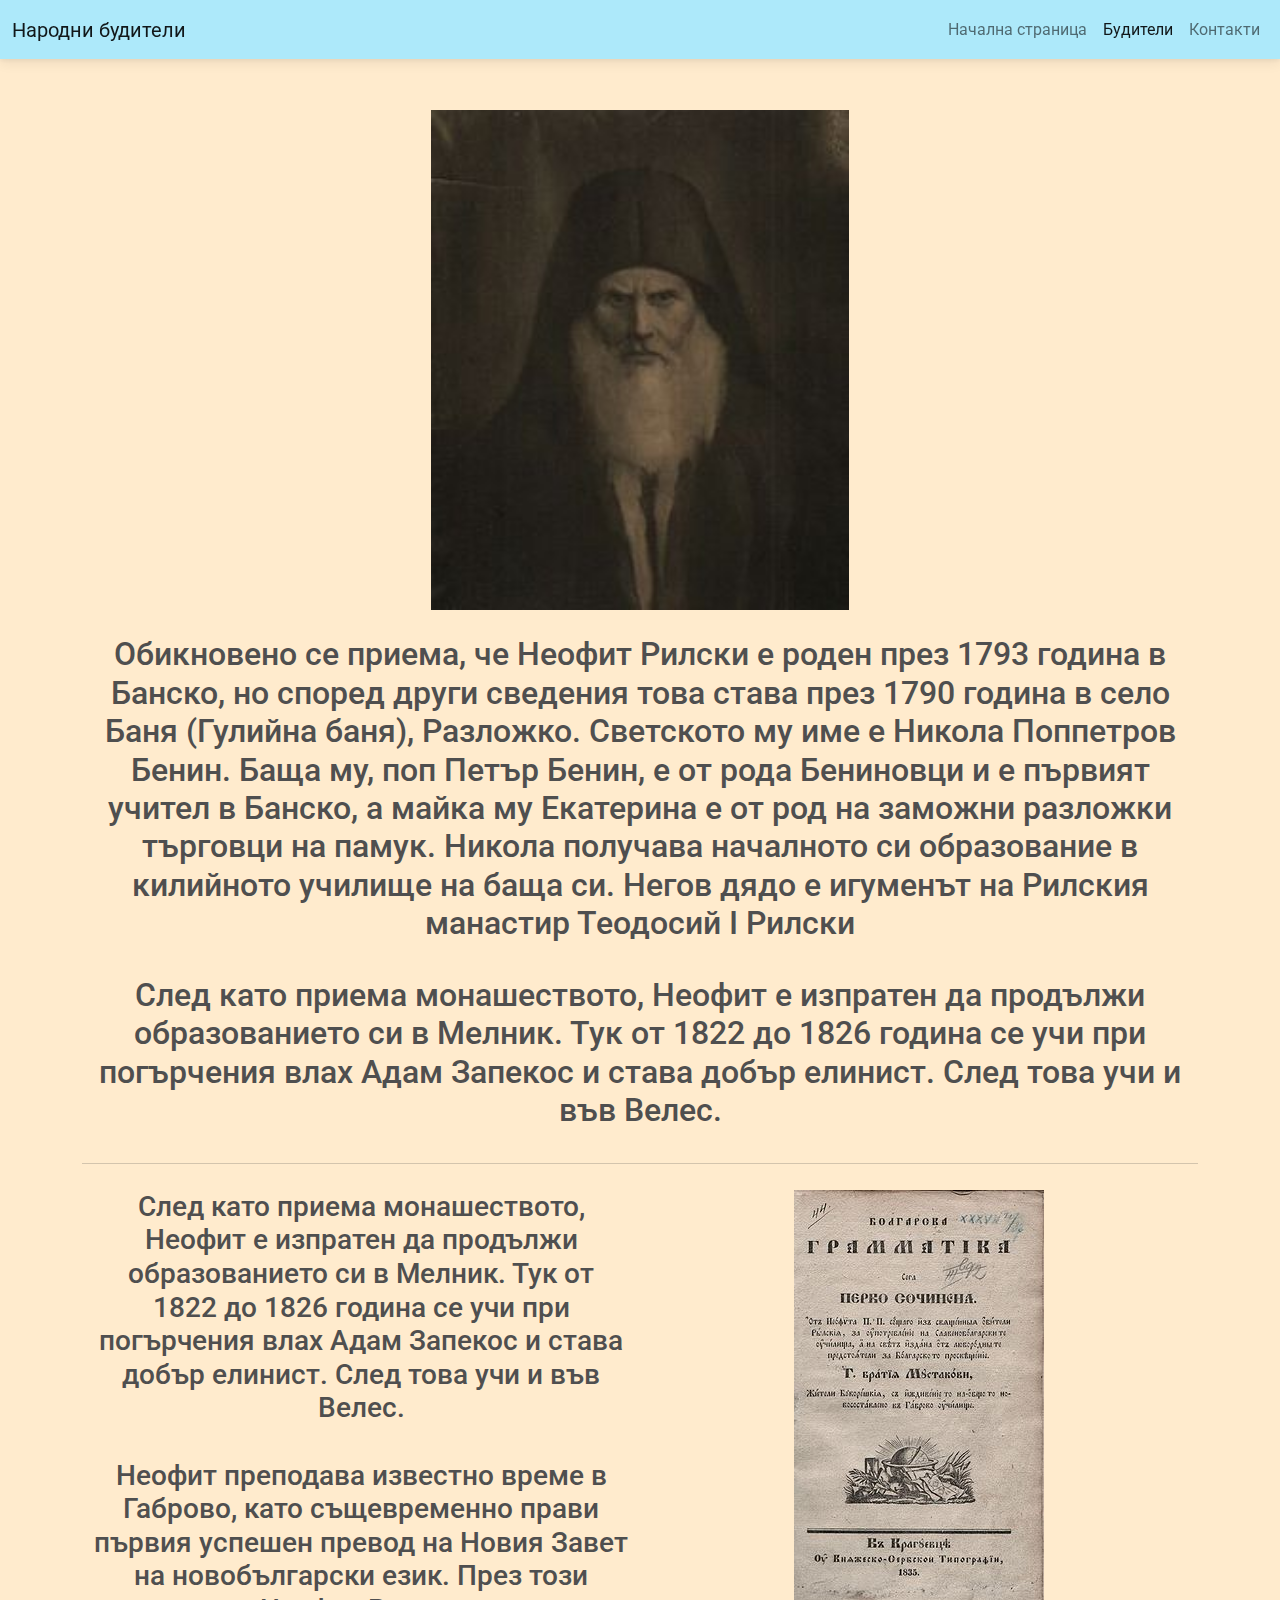
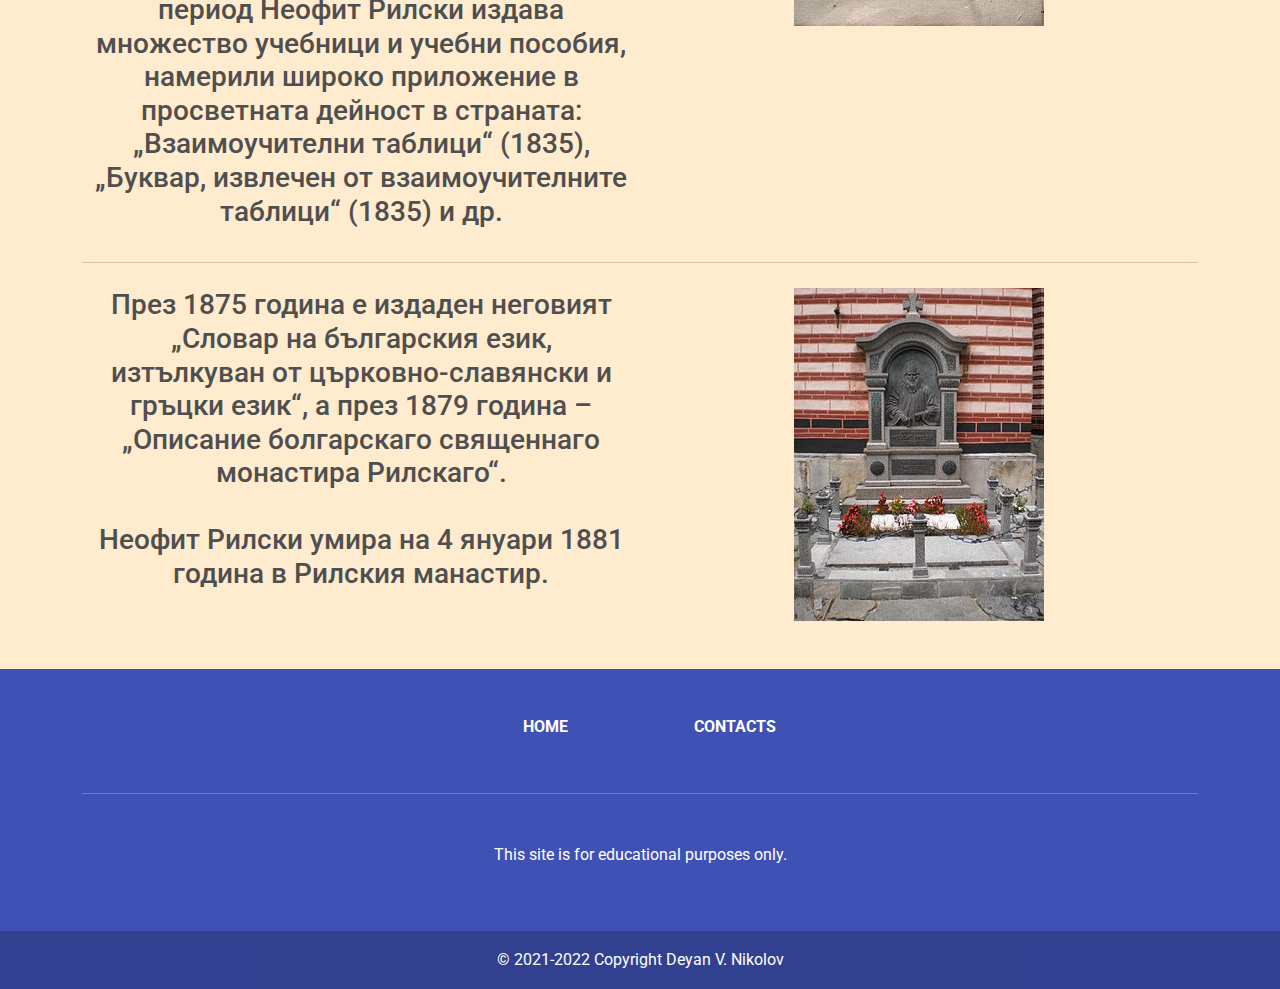
<file: buditeli/neofitrilski.html>
<!DOCTYPE html>

<html>

<head>
    <title>Народни будители</title>
    <meta charset="utf-8">
    <meta name="viewport" content="width=device-width, initial-scale=1">
    <link rel="stylesheet" href="https://use.fontawesome.com/releases/v5.15.2/css/all.css" />
    <link rel="stylesheet"
        href="https://fonts.googleapis.com/css2?family=Roboto:wght@300;400;500;700;900&display=swap" />
    <link rel="stylesheet" href="css/mdb.min.css" />
    <link rel="preconnect" href="https://fonts.googleapis.com">
    <link rel="preconnect" href="https://fonts.gstatic.com" crossorigin>
    <link href="https://fonts.googleapis.com/css2?family=Oswald:wght@600&display=swap" rel="stylesheet">
    <link href="css/custom.css" rel="stylesheet">
    <link rel="icon" href="../img/favicon.png">
</head>

<body>
    <nav class="navbar navbar-expand-lg navbar-light bg-light sticky-top">
        <div class="container-fluid">
            <a class="navbar-brand" href="../index.html">Народни будители</a>
            <button class="navbar-toggler" type="button" data-mdb-toggle="collapse"
                data-mdb-target="#navbarNavAltMarkup" aria-controls="navbarNavAltMarkup" aria-expanded="false"
                aria-label="Toggle navigation">
                <i class="fas fa-bars"></i>
            </button>
            <div class="collapse navbar-collapse  justify-content-end" id="navbarNavAltMarkup">
                <div class="navbar-nav">
                    <a class="nav-link" aria-current="page" href="../index.html">Начална страница</a>
                    <a class="nav-link active" href="../index.html#buditeli">Будители</a>
                    <a class="nav-link" href="../contacts.html">Контакти</a>
                </div>
            </div>
        </div>
    </nav>

    <div class="container mb-5">
        <br>
        <br>
        <div class="text-center">
            <img src="../img/neofit_rilski2.jpg" class="img-fluid roun" style="height: 500px;">
            <br><br>
            <h2>Обикновено се приема, че Неофит Рилски е роден през 1793 година в Банско, но според други сведения това
                става през 1790 година в село Баня (Гулийна баня), Разложко. Светското му име е Никола Поппетров Бенин.
                Баща му, поп Петър Бенин, е от рода Бениновци и е първият учител в Банско, а майка му Екатерина е от род
                на заможни разложки търговци на памук. Никола получава началното си образование в килийното училище на
                баща си. Негов дядо е игуменът на Рилския манастир Теодосий I Рилски

            </h2>
            <br>
            <h2>
                След като приема монашеството, Неофит е изпратен да продължи образованието си в Мелник. Тук от 1822 до
                1826 година се учи при погърчения влах Адам Запекос и става добър елинист. След това учи и във Велес.
            </h2>
            <br>
            <hr class="m-0" />
            <br>
            <div class="container">
                <div class="row">
                    <div class="col-sm">
                        <h3>
                            След като приема монашеството, Неофит е изпратен да продължи образованието си в Мелник. Тук
                            от 1822 до 1826 година се учи при погърчения влах Адам Запекос и става добър елинист. След
                            това учи и във Велес.
                            <br><br>
                            Неофит преподава известно време в Габрово, като същевременно прави първия успешен превод на
                            Новия Завет на новобългарски език.

                            През този период Неофит Рилски издава множество учебници и учебни пособия, намерили широко
                            приложение в просветната дейност в страната: „Взаимоучителни таблици“ (1835), „Буквар,
                            извлечен от взаимоучителните таблици“ (1835) и др.
                        </h3>
                    </div>
                    <div class="col-sm">
                        <img src="../img/neofit_rilski3.jpg" class="img-fluid">
                    </div>
                </div>
            </div> <br>
            <hr class="m-0" />
            <br>
            <div class="container">
                <div class="row">
                    <div class="col-sm">
                        <h3>
                            През 1875 година е издаден неговият „Словар на българския език, изтълкуван от
                            църковно-славянски и гръцки език“, а през 1879 година – „Описание болгарскаго священнаго
                            монастира Рилскаго“.
<br><br>
                            Неофит Рилски умира на 4 януари 1881 година в Рилския манастир.
                        </h3>
                    </div>
                    <div class="col-sm">
                        <img src="../img/neofit_rilski4.jpg" class="img-fluid">
                    </div>
                </div>
            </div>





        </div>
    </div>


    <footer class="text-center text-white" style="background-color: #3f51b5">
        <div class="container">
            <section class="mt-5">
                <div class="row text-center d-flex justify-content-center pt-5">
                    <div class="col-md-2">
                        <h6 class="text-uppercase font-weight-bold">
                            <a href="../index.html" class="text-white">Home</a>
                        </h6>
                    </div>
                    <div class="col-md-2">
                        <h6 class="text-uppercase font-weight-bold">
                            <a href="../contacts.html" class="text-white">Contacts</a>
                        </h6>
                    </div>
                </div>
            </section>
            <hr class="my-5" />

            <section class="mb-5">
                <div class="row d-flex justify-content-center">
                    <div class="col-lg-8">
                        <p>
                            This site is for educational purposes only.
                        </p>
                    </div>
                </div>
            </section>
        </div>
        <div class="text-center p-3" style="background-color: rgba(0, 0, 0, 0.2)">
            © 2021-2022 Copyright
            <a class="text-white" href="https://github.com/deyanvnikolov" target="_blank">Deyan V. Nikolov</a>
        </div>
    </footer>
    <script type="text/javascript" src="../js/mdb.min.js"></script>
</body>









</html>
</file>
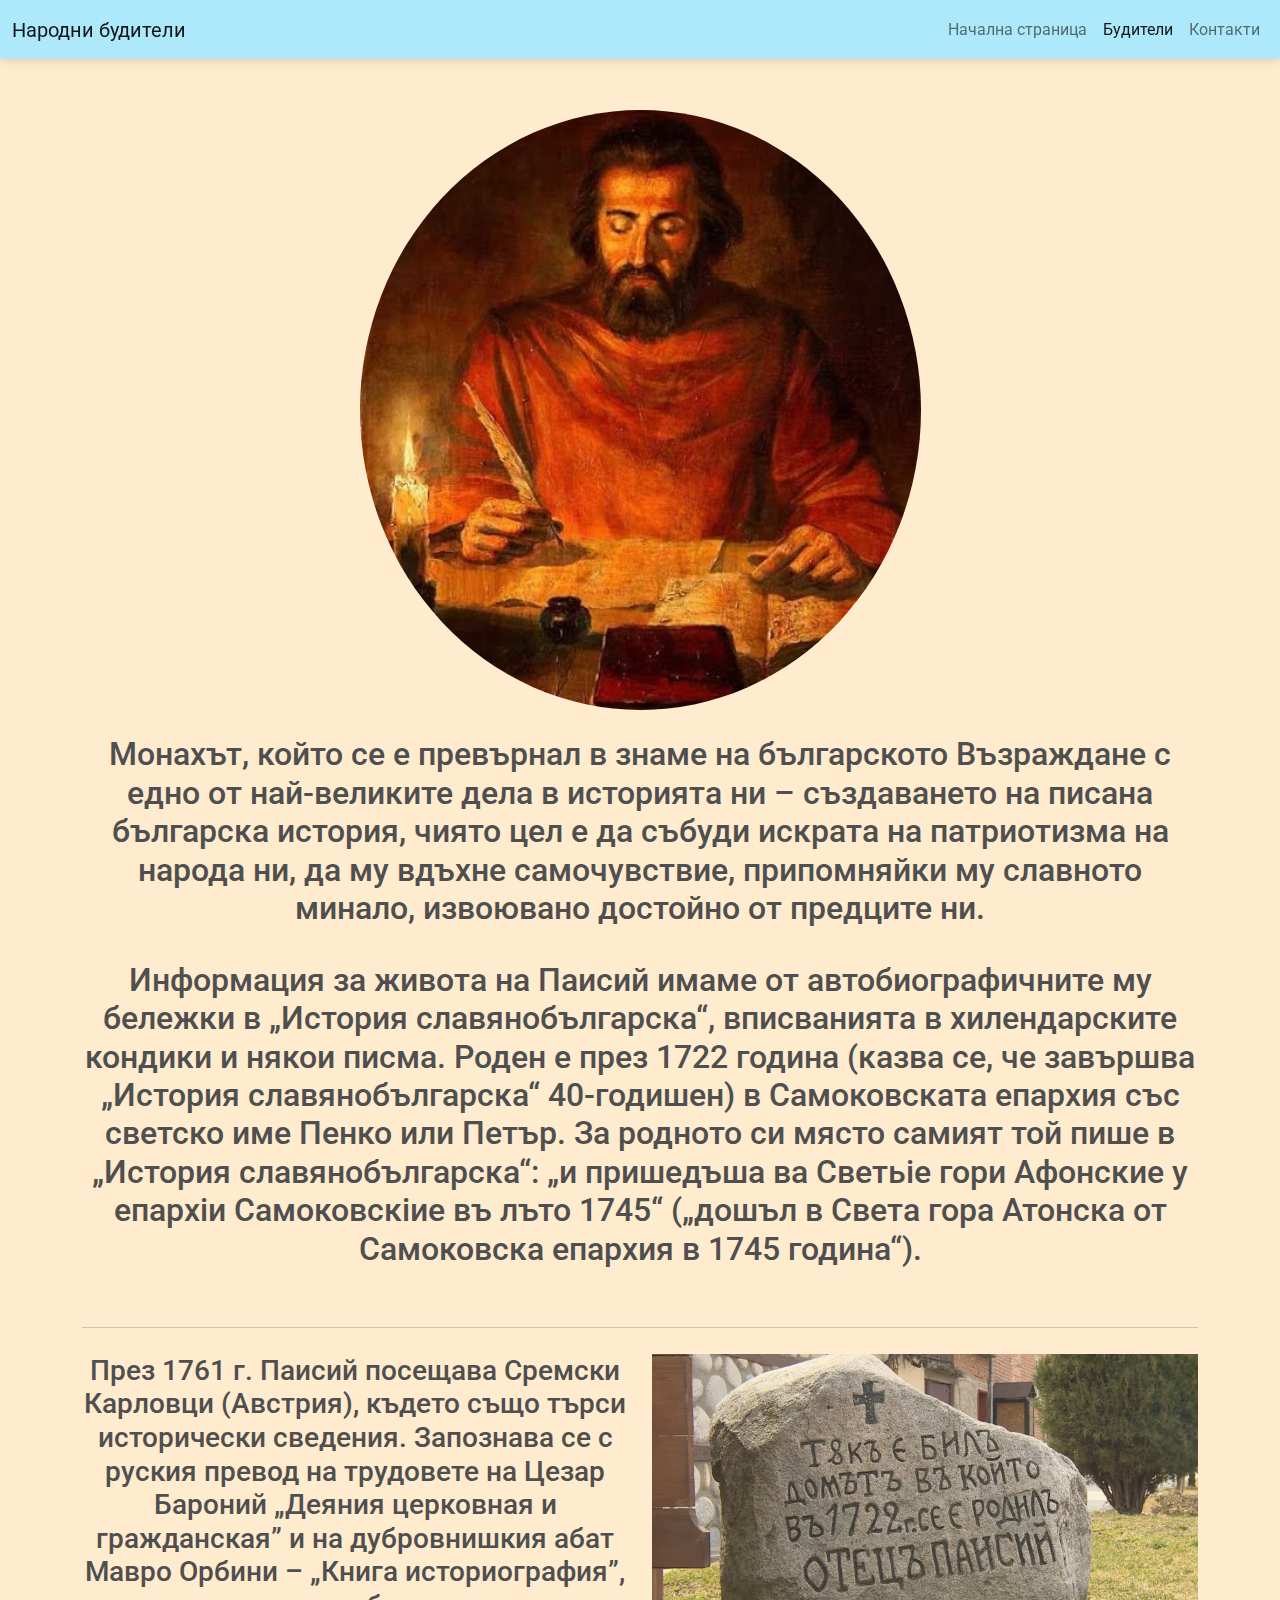
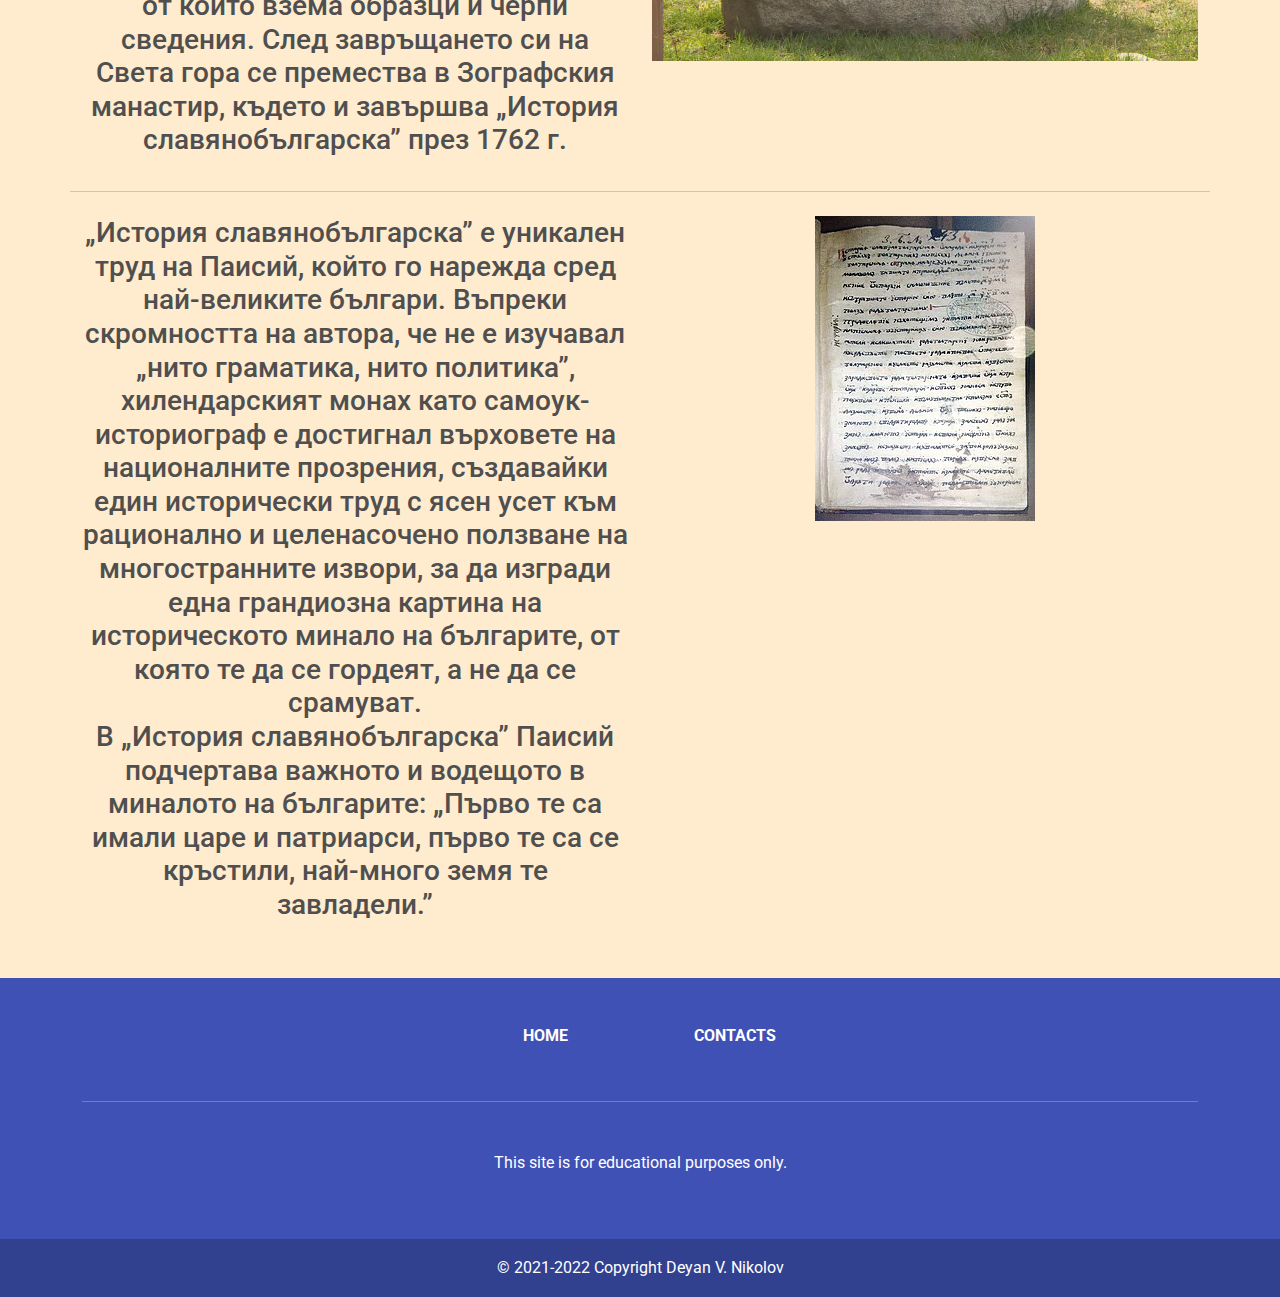
<file: buditeli/paisiihilendarski.html>
<!DOCTYPE html>

<html>

<head>
    <title>Народни будители</title>
    <meta charset="utf-8">
    <meta name="viewport" content="width=device-width, initial-scale=1">
    <link rel="stylesheet" href="https://use.fontawesome.com/releases/v5.15.2/css/all.css" />
    <link rel="stylesheet"
        href="https://fonts.googleapis.com/css2?family=Roboto:wght@300;400;500;700;900&display=swap" />
    <link rel="stylesheet" href="css/mdb.min.css" />
    <link rel="preconnect" href="https://fonts.googleapis.com">
    <link rel="preconnect" href="https://fonts.gstatic.com" crossorigin>
    <link href="https://fonts.googleapis.com/css2?family=Oswald:wght@600&display=swap" rel="stylesheet">
    <link href="css/custom.css" rel="stylesheet">
    <link rel="icon" href="../img/favicon.png">
</head>

<body>
    <nav class="navbar navbar-expand-lg navbar-light bg-light sticky-top">
        <div class="container-fluid">
            <a class="navbar-brand" href="../index.html">Народни будители</a>
            <button class="navbar-toggler" type="button" data-mdb-toggle="collapse"
                data-mdb-target="#navbarNavAltMarkup" aria-controls="navbarNavAltMarkup" aria-expanded="false"
                aria-label="Toggle navigation">
                <i class="fas fa-bars"></i>
            </button>
            <div class="collapse navbar-collapse  justify-content-end" id="navbarNavAltMarkup">
                <div class="navbar-nav">
                    <a class="nav-link" aria-current="page" href="../index.html">Начална страница</a>
                    <a class="nav-link active" href="../index.html#buditeli">Будители</a>
                    <a class="nav-link" href="../contacts.html">Контакти</a>
                </div>
            </div>
        </div>
    </nav>

    <div class="container mb-5">
        <br>
        <br>
        <div class="text-center">
            <img src="../img/paisiihilendarski2.jpg" class="img-fluid rounded-circle">
            <br><br>
            <h2>Монахът, който се е превърнал в знаме на българското Възраждане с едно от най-великите дела в историята
                ни – създаването на писана българска история, чиято цел е да събуди искрата на патриотизма на народа ни,
                да му вдъхне самочувствие, припомняйки му славното минало, извоювано достойно от предците ни.


            </h2>
            <br>
            <h2>
                Информация за живота на Паисий имаме от автобиографичните му бележки в „История славянобългарска“,
                вписванията в хилендарските кондики и някои писма. Роден е през 1722 година (казва се, че завършва
                „История славянобългарска“ 40-годишен) в Самоковската епархия със светско име Пенко или Петър. За
                родното си място самият той пише в „История славянобългарска“: „и пришедъша ва Светьiе гори Афонские у
                епархiи Самоковскiие въ лъто 1745“ („дошъл в Света гора Атонска от Самоковска епархия в 1745 година“).
            </h2>
            <br> <br>
            <hr class="m-0" />
            <br>
            <div class="row justify-content-center">
            <div class="container">
                <div class="row">
                    <div class="col-sm">
                       <h3>
                        През 1761 г. Паисий посещава Сремски Карловци (Австрия), където също търси
                        исторически сведения. Запознава се с руския превод на трудовете на Цезар Бароний „Деяния церковная и
                        гражданская” и на дубровнишкия абат Мавро Орбини – „Книга историография”, от които взема образци и
                        черпи сведения. След завръщането си на Света гора се премества в Зографския манастир, където и
                        завършва „История славянобългарска” през 1762 г.
                        
                       </h3><br>
                      </div>
                  <div class="col-sm">
                    <img src="../img/paiisiihiledanrski3.png" class="img-fluid">
                  </div>
                </div>
              </div> <br>
            <hr class="m-0" />
            <br>
            <div class="container">
                <div class="row">
                  <div class="col-sm">
                    <h3>
                        „История славянобългарска” е уникален труд на Паисий, който го нарежда сред
                    най-великите българи. Въпреки скромността на автора, че не е изучавал „нито граматика, нито
                    политика”, хилендарският монах като самоук-историограф е достигнал върховете на националните
                    прозрения, създавайки един исторически труд с ясен усет към рационално и целенасочено ползване на
                    многостранните извори, за да изгради една грандиозна картина на историческото минало на българите,
                    от която те да се гордеят, а не да се срамуват.
                    <br>
                    В „История славянобългарска” Паисий подчертава важното и водещото в миналото на българите: „Първо те
                    са имали царе и патриарси, първо те са се кръстили, най-много земя те завладели.” 
                    </h3>
                  </div>
                  <div class="col-sm">
                    <img src="../img/istoriaslavqnobulgarska.jpg" class="img-fluid">
                  </div>
                </div>
              </div>


</div>
        </div>
    </div>


    <footer class="text-center text-white" style="background-color: #3f51b5">
        <div class="container">
            <section class="mt-5">
                <div class="row text-center d-flex justify-content-center pt-5">
                    <div class="col-md-2">
                        <h6 class="text-uppercase font-weight-bold">
                            <a href="../index.html" class="text-white">Home</a>
                        </h6>
                    </div>
                    <div class="col-md-2">
                        <h6 class="text-uppercase font-weight-bold">
                            <a href="../contacts.html" class="text-white">Contacts</a>
                        </h6>
                    </div>
                </div>
            </section>
            <hr class="my-5" />

            <section class="mb-5">
                <div class="row d-flex justify-content-center">
                    <div class="col-lg-8">
                        <p>
                            This site is for educational purposes only.
                        </p>
                    </div>
                </div>
            </section>
        </div>
        <div class="text-center p-3" style="background-color: rgba(0, 0, 0, 0.2)">
            © 2021-2022 Copyright
            <a class="text-white" href="https://github.com/deyanvnikolov" target="_blank">Deyan V. Nikolov</a>
        </div>
    </footer>
    <script type="text/javascript" src="../js/mdb.min.js"></script>
</body>









</html>
</file>
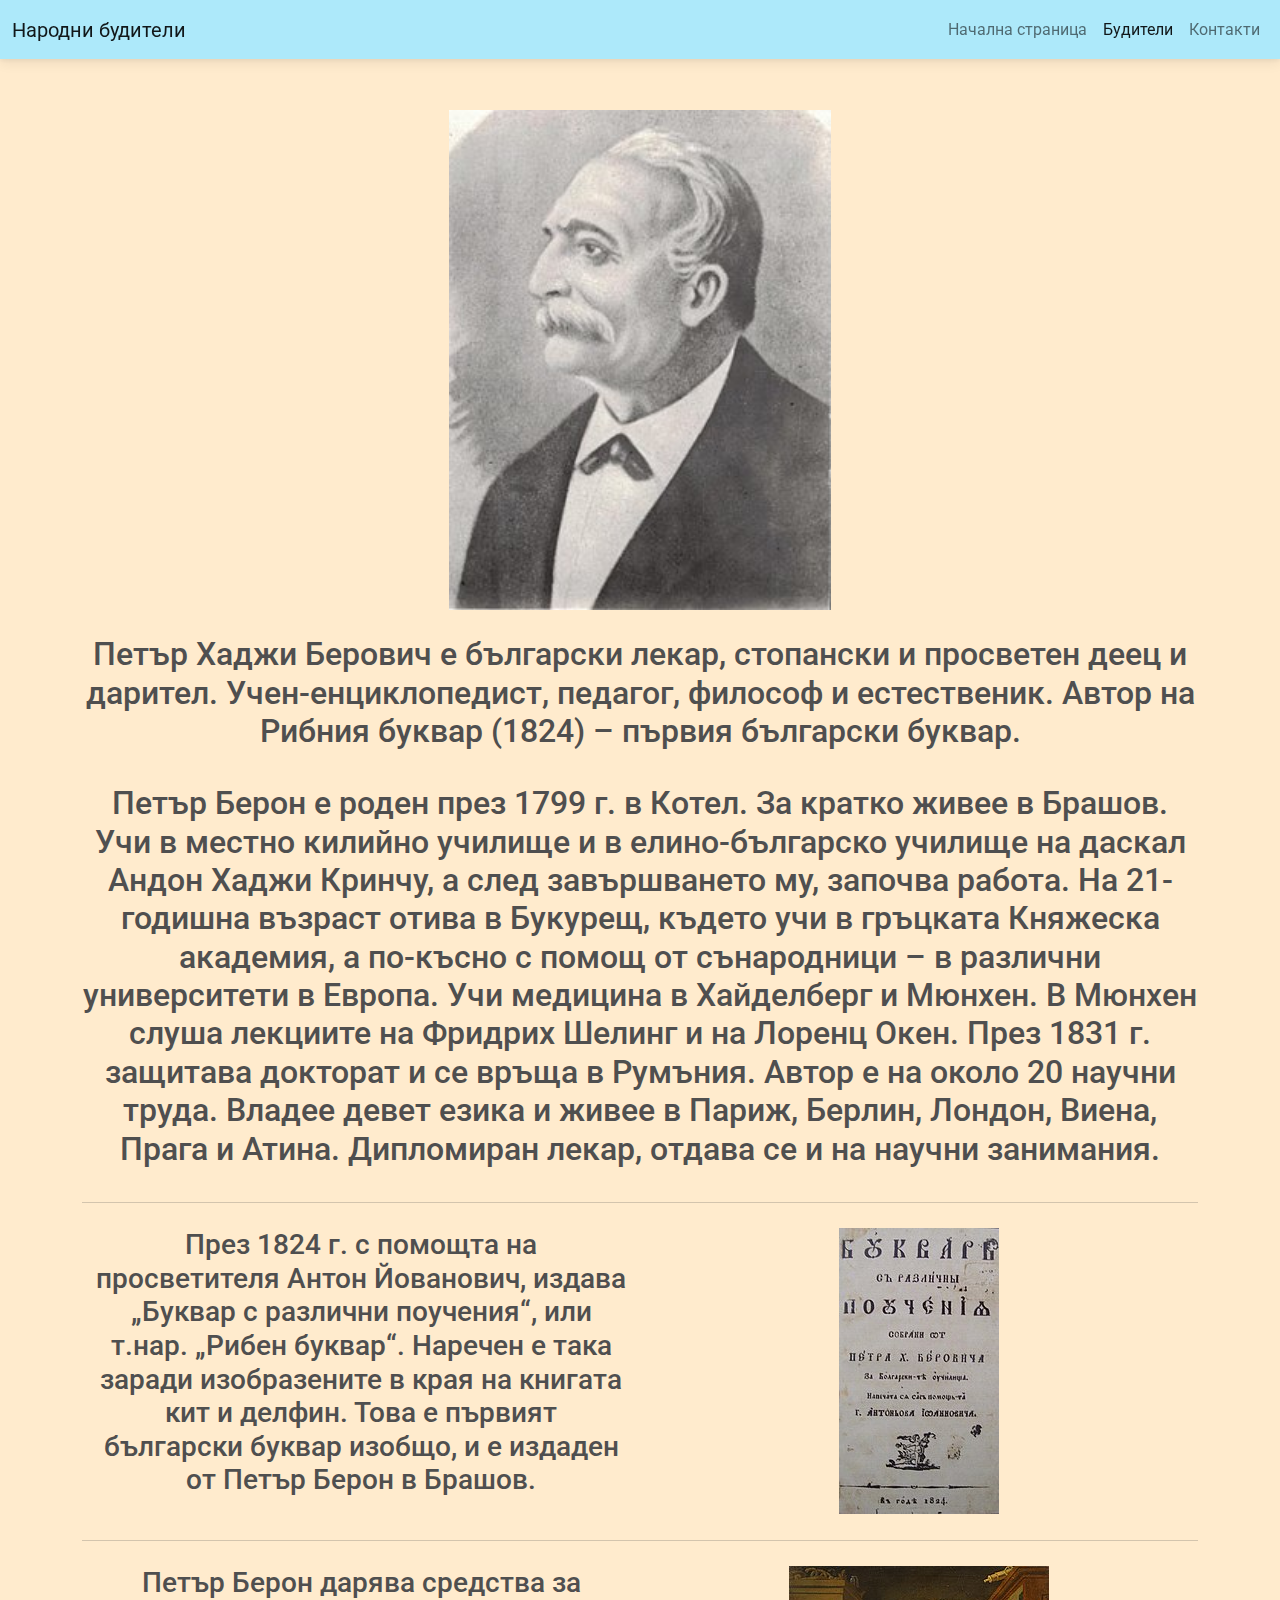
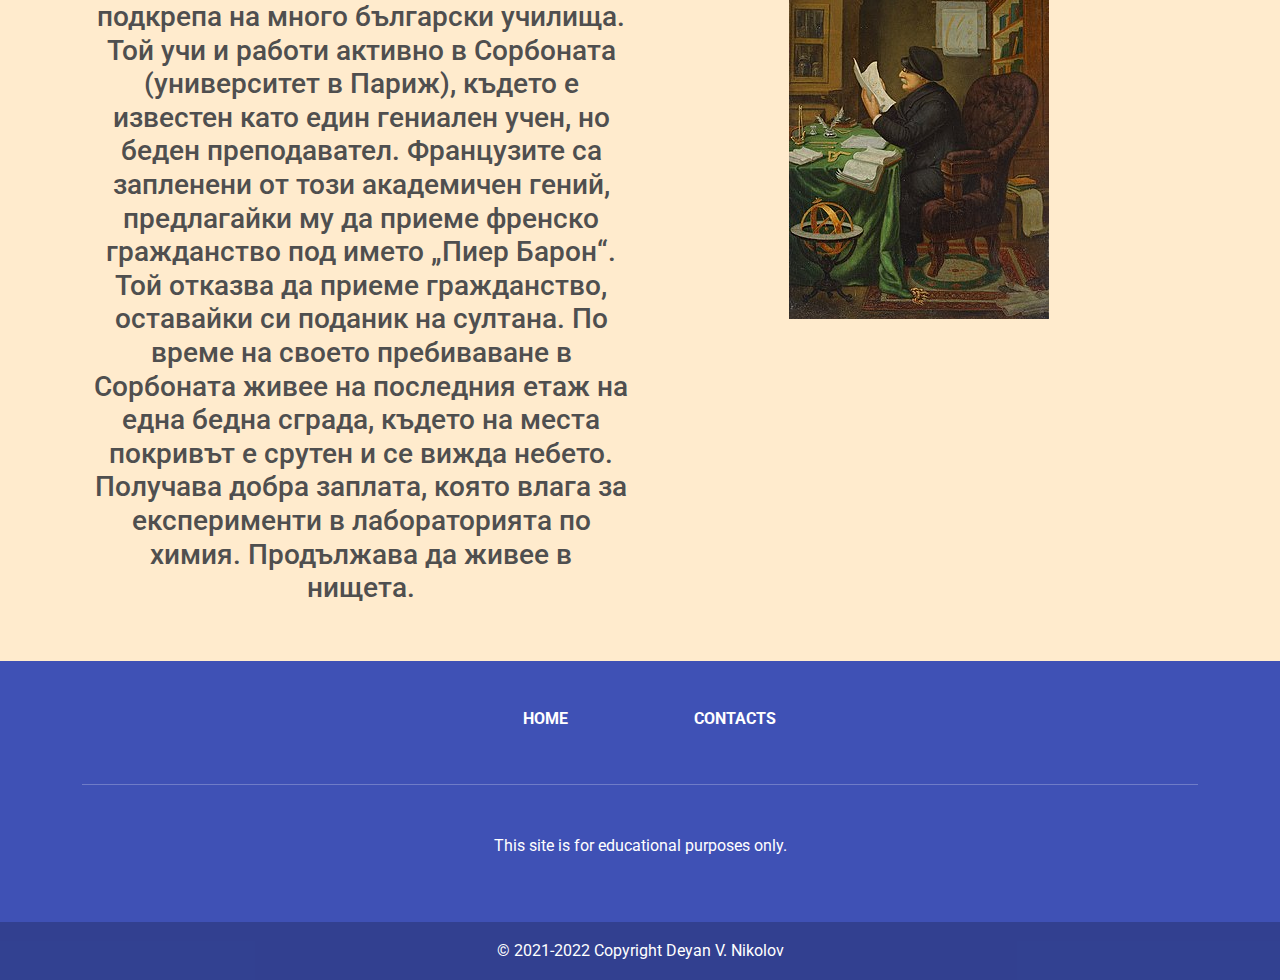
<file: buditeli/petarberon.html>
<!DOCTYPE html>

<html>

<head>
    <title>Народни будители</title>
    <meta charset="utf-8">
    <meta name="viewport" content="width=device-width, initial-scale=1">
    <link rel="stylesheet" href="https://use.fontawesome.com/releases/v5.15.2/css/all.css" />
    <link rel="stylesheet"
        href="https://fonts.googleapis.com/css2?family=Roboto:wght@300;400;500;700;900&display=swap" />
    <link rel="stylesheet" href="css/mdb.min.css" />
    <link rel="preconnect" href="https://fonts.googleapis.com">
    <link rel="preconnect" href="https://fonts.gstatic.com" crossorigin>
    <link href="https://fonts.googleapis.com/css2?family=Oswald:wght@600&display=swap" rel="stylesheet">
    <link href="css/custom.css" rel="stylesheet">
    <link rel="icon" href="../img/favicon.png">
</head>

<body>
    <nav class="navbar navbar-expand-lg navbar-light bg-light sticky-top">
        <div class="container-fluid">
            <a class="navbar-brand" href="../index.html">Народни будители</a>
            <button class="navbar-toggler" type="button" data-mdb-toggle="collapse"
                data-mdb-target="#navbarNavAltMarkup" aria-controls="navbarNavAltMarkup" aria-expanded="false"
                aria-label="Toggle navigation">
                <i class="fas fa-bars"></i>
            </button>
            <div class="collapse navbar-collapse  justify-content-end" id="navbarNavAltMarkup">
                <div class="navbar-nav">
                    <a class="nav-link" aria-current="page" href="../index.html">Начална страница</a>
                    <a class="nav-link active" href="../index.html#buditeli">Будители</a>
                    <a class="nav-link" href="../contacts.html">Контакти</a>
                </div>
            </div>
        </div>
    </nav>

    <div class="container mb-5">
        <br>
        <br>
        <div class="text-center">
            <img src="../img/petar_beron.jpg" class="img-fluid roun" style="height: 500px;">
            <br><br>
            <h2>Петър Хаджи Берович е български лекар, стопански и просветен деец и дарител. Учен-енциклопедист,
                педагог, философ и естественик. Автор на Рибния буквар (1824) – първия български буквар.

            </h2>
            <br>
            <h2>
                Петър Берон е роден през 1799 г. в Котел. За кратко живее в Брашов. Учи в местно килийно училище и в
                елино-българско училище на даскал Андон Хаджи Кринчу, а след завършването му, започва работа. На
                21-годишна възраст отива в Букурещ, където учи в гръцката Княжеска академия, а по-късно с помощ от
                сънародници – в различни университети в Европа. Учи медицина в Хайделберг и Мюнхен. В Мюнхен слуша
                лекциите на Фридрих Шелинг и на Лоренц Окен. През 1831 г. защитава докторат и се връща в Румъния. Автор
                е на около 20 научни труда. Владее девет езика и живее в Париж, Берлин, Лондон, Виена, Прага и Атина.
                Дипломиран лекар, отдава се и на научни занимания.
            </h2>
            <br>
            <hr class="m-0" />
            <br>
            <div class="container">
                <div class="row">
                    <div class="col-sm">
                        <h3>
                            През 1824 г. с помощта на просветителя Антон Йованович, издава „Буквар с различни поучения“,
                            или т.нар. „Рибен буквар“. Наречен е така заради изобразените в края на книгата кит и
                            делфин. Това е първият български
                            буквар изобщо, и е издаден от Петър Берон в Брашов.
                        </h3>
                    </div>
                    <div class="col-sm">
                        <img src="../img/riben-bukvar.jpg" class="img-fluid">
                    </div>
                </div>
            </div> <br>
            <hr class="m-0" />
            <br>
            <div class="container">
                <div class="row">
                    <div class="col-sm">
                        <h3>
                            Петър Берон дарява средства за подкрепа на много български училища. Той учи и работи активно
                            в Сорбоната (университет в Париж), където е известен като един гениален учен, но беден
                            преподавател. Французите са запленени от този академичен гений, предлагайки му да приеме
                            френско гражданство под името „Пиер Барон“. Той отказва да приеме гражданство, оставайки си
                            поданик на султана. По време на своето пребиваване в Сорбоната живее на последния етаж на
                            една бедна сграда, където на места покривът е срутен и се вижда небето. Получава добра
                            заплата, която влага за експерименти в лабораторията по химия. Продължава да живее в нищета.
                        </h3>
                    </div>
                    <div class="col-sm">
                        <img src="../img/petar_beron2.jpg" class="img-fluid">
                    </div>
                </div>
            </div>





        </div>
    </div>


    <footer class="text-center text-white" style="background-color: #3f51b5">
        <div class="container">
            <section class="mt-5">
                <div class="row text-center d-flex justify-content-center pt-5">
                    <div class="col-md-2">
                        <h6 class="text-uppercase font-weight-bold">
                            <a href="../index.html" class="text-white">Home</a>
                        </h6>
                    </div>
                    <div class="col-md-2">
                        <h6 class="text-uppercase font-weight-bold">
                            <a href="../contacts.html" class="text-white">Contacts</a>
                        </h6>
                    </div>
                </div>
            </section>
            <hr class="my-5" />

            <section class="mb-5">
                <div class="row d-flex justify-content-center">
                    <div class="col-lg-8">
                        <p>
                            This site is for educational purposes only.
                        </p>
                    </div>
                </div>
            </section>
        </div>
        <div class="text-center p-3" style="background-color: rgba(0, 0, 0, 0.2)">
            © 2021-2022 Copyright
            <a class="text-white" href="https://github.com/deyanvnikolov" target="_blank">Deyan V. Nikolov</a>
        </div>
    </footer>
    <script type="text/javascript" src="../js/mdb.min.js"></script>
</body>









</html>
</file>
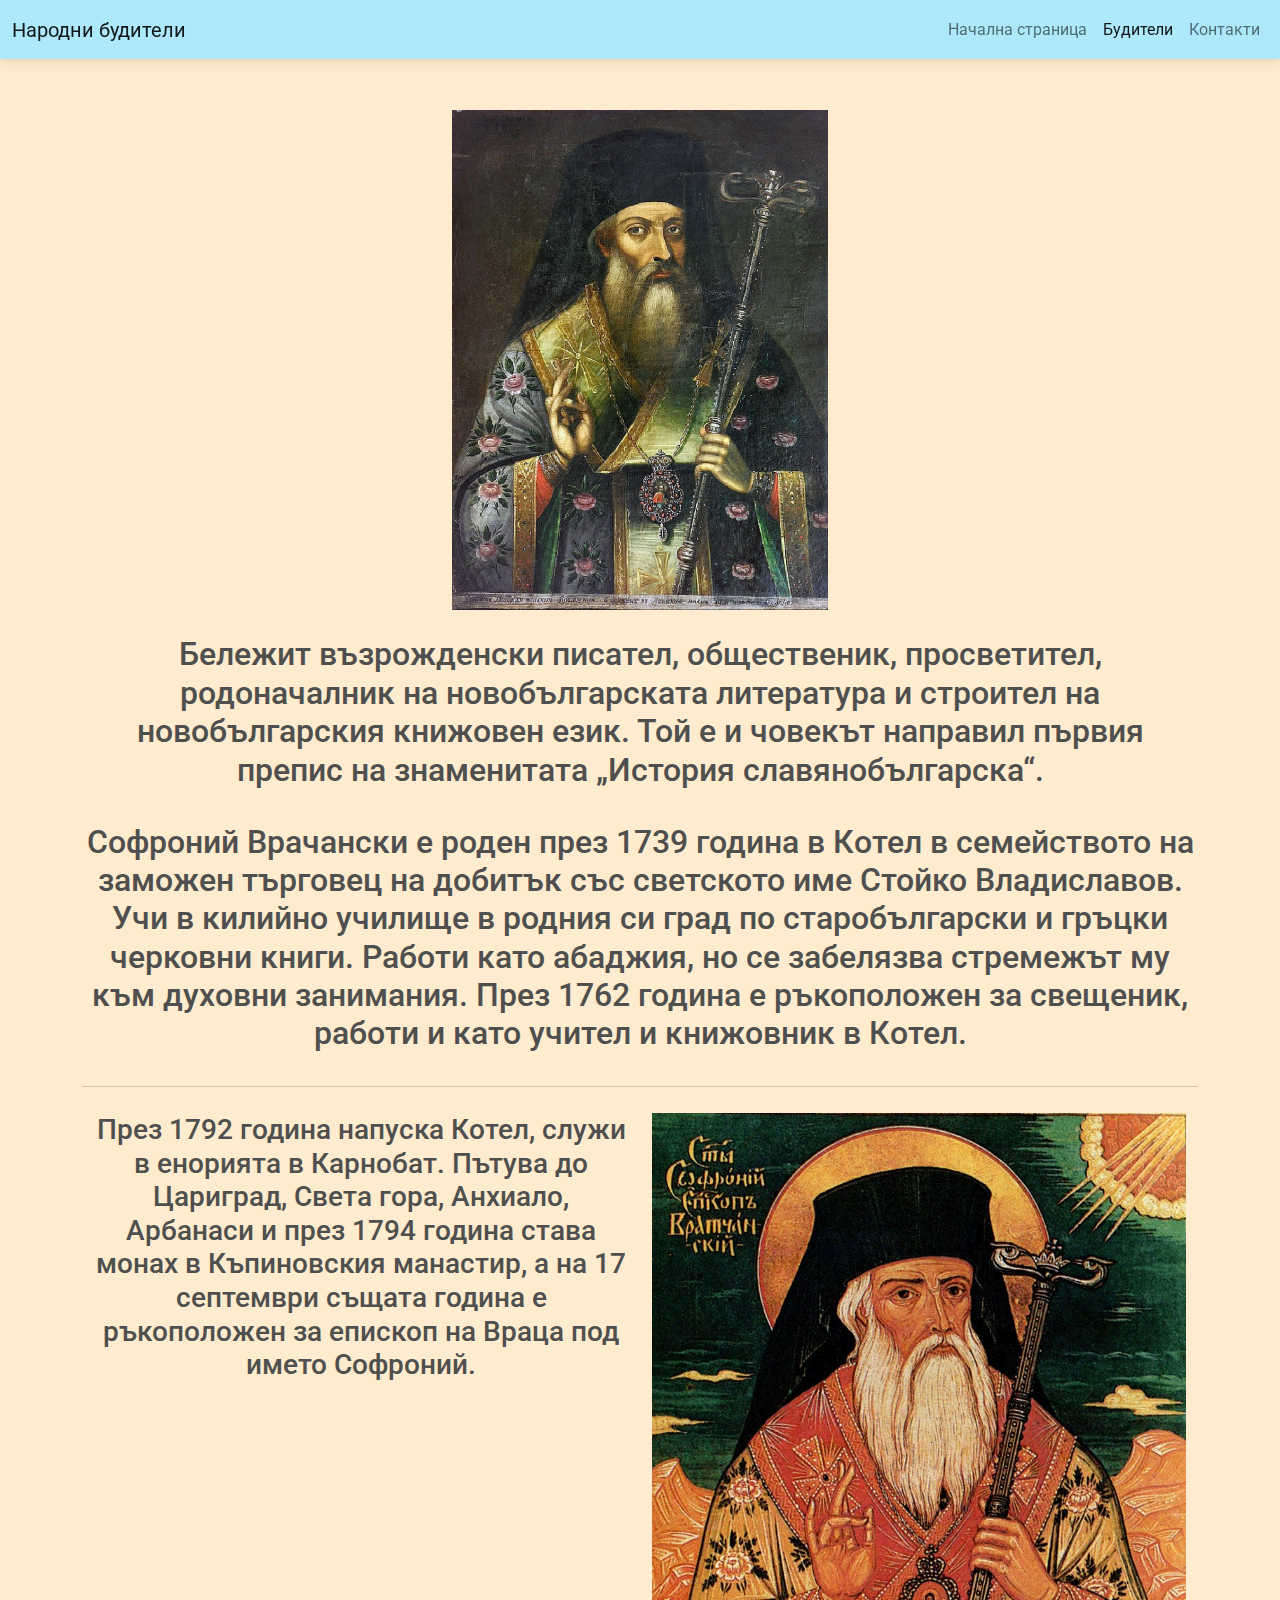
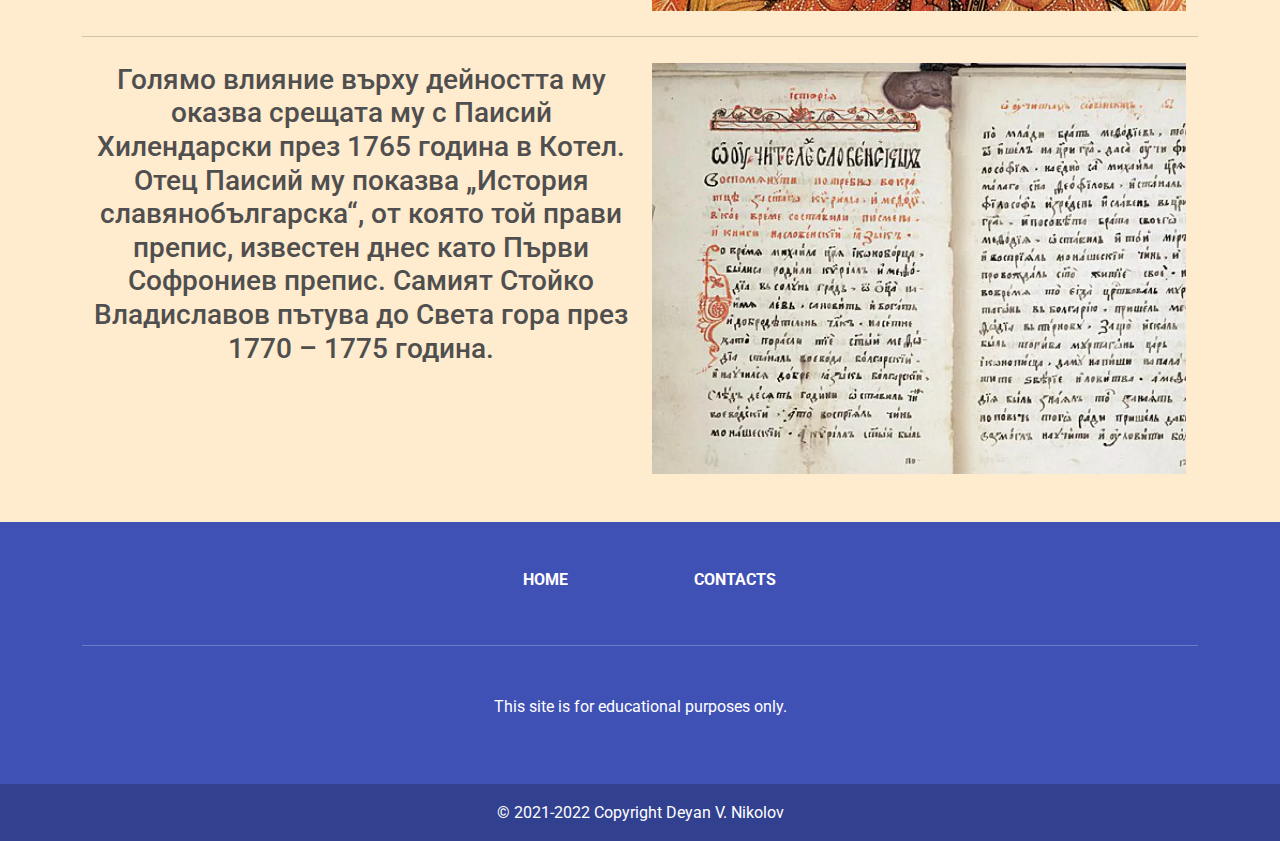
<file: buditeli/sofroniivrachanski.html>
<!DOCTYPE html>

<html>

<head>
    <title>Народни будители</title>
    <meta charset="utf-8">
    <meta name="viewport" content="width=device-width, initial-scale=1">
    <link rel="stylesheet" href="https://use.fontawesome.com/releases/v5.15.2/css/all.css" />
    <link rel="stylesheet"
        href="https://fonts.googleapis.com/css2?family=Roboto:wght@300;400;500;700;900&display=swap" />
    <link rel="stylesheet" href="css/mdb.min.css" />
    <link rel="preconnect" href="https://fonts.googleapis.com">
    <link rel="preconnect" href="https://fonts.gstatic.com" crossorigin>
    <link href="https://fonts.googleapis.com/css2?family=Oswald:wght@600&display=swap" rel="stylesheet">
    <link href="css/custom.css" rel="stylesheet">
    <link rel="icon" href="../img/favicon.png">
</head>

<body>
    <nav class="navbar navbar-expand-lg navbar-light bg-light sticky-top">
        <div class="container-fluid">
            <a class="navbar-brand" href="../index.html">Народни будители</a>
            <button class="navbar-toggler" type="button" data-mdb-toggle="collapse"
                data-mdb-target="#navbarNavAltMarkup" aria-controls="navbarNavAltMarkup" aria-expanded="false"
                aria-label="Toggle navigation">
                <i class="fas fa-bars"></i>
            </button>
            <div class="collapse navbar-collapse  justify-content-end" id="navbarNavAltMarkup">
                <div class="navbar-nav">
                    <a class="nav-link" aria-current="page" href="../index.html">Начална страница</a>
                    <a class="nav-link active" href="../index.html#buditeli">Будители</a>
                    <a class="nav-link" href="../contacts.html">Контакти</a>
                </div>
            </div>
        </div>
    </nav>

    <div class="container mb-5">
        <br>
        <br>
        <div class="text-center">
            <img src="../img/sofvrach1.jpg" class="img-fluid roun" style="height: 500px;">
            <br><br>
            <h2>Бележит възрожденски писател, общественик, просветител, родоначалник на новобългарската литература и
                строител на новобългарския книжовен език. Той е и човекът направил първия препис на знаменитата „История
                славянобългарска“.

            </h2>
            <br>
            <h2>
                Софроний Врачански е роден през 1739 година в Котел в семейството на заможен търговец на добитък със
                светското име Стойко Владиславов. Учи в килийно училище в родния си град по старобългарски и гръцки
                черковни книги. Работи като абаджия, но се забелязва стремежът му към духовни занимания. През 1762
                година е ръкоположен за свещеник, работи и като учител и книжовник в Котел.
            </h2>
            <br>
            <hr class="m-0" />
            <br>
            <div class="container">
                <div class="row">
                    <div class="col-sm">
                       <h3>
                            През 1792 година напуска Котел, служи в енорията в Карнобат. Пътува до Цариград,
                            Света гора, Анхиало, Арбанаси и през 1794 година става монах в Къпиновския манастир, а на 17
                            септември същата година е ръкоположен за епископ на Враца под името Софроний.
                       </h3>
                      </div>
                  <div class="col-sm">
                    <img src="../img/sofvrach2.jpg" class="img-fluid">
                  </div>
                </div>
              </div> <br>
            <hr class="m-0" />
            <br>
            <div class="container">
                <div class="row">
                  <div class="col-sm">
                    <h3>
                        Голямо влияние върху дейността му оказва срещата му с Паисий Хилендарски през 1765
                        година в Котел. Отец Паисий му показва „История славянобългарска“, от която той прави препис,
                        известен днес като Първи Софрониев препис. Самият Стойко Владиславов пътува до Света гора през 1770
                        – 1775 година.
                    </h3>
                  </div>
                  <div class="col-sm">
                    <img src="../img/prepis1.webp" class="img-fluid">
                  </div>
                </div>
              </div>





        </div>
    </div>


    <footer class="text-center text-white" style="background-color: #3f51b5">
        <div class="container">
            <section class="mt-5">
                <div class="row text-center d-flex justify-content-center pt-5">
                    <div class="col-md-2">
                        <h6 class="text-uppercase font-weight-bold">
                            <a href="../index.html" class="text-white">Home</a>
                        </h6>
                    </div>
                    <div class="col-md-2">
                        <h6 class="text-uppercase font-weight-bold">
                            <a href="../contacts.html" class="text-white">Contacts</a>
                        </h6>
                    </div>
                </div>
            </section>
            <hr class="my-5" />

            <section class="mb-5">
                <div class="row d-flex justify-content-center">
                    <div class="col-lg-8">
                        <p>
                            This site is for educational purposes only.
                        </p>
                    </div>
                </div>
            </section>
        </div>
        <div class="text-center p-3" style="background-color: rgba(0, 0, 0, 0.2)">
            © 2021-2022 Copyright
            <a class="text-white" href="https://github.com/deyanvnikolov" target="_blank">Deyan V. Nikolov</a>
        </div>
    </footer>
    <script type="text/javascript" src="../js/mdb.min.js"></script>
</body>









</html>
</file>
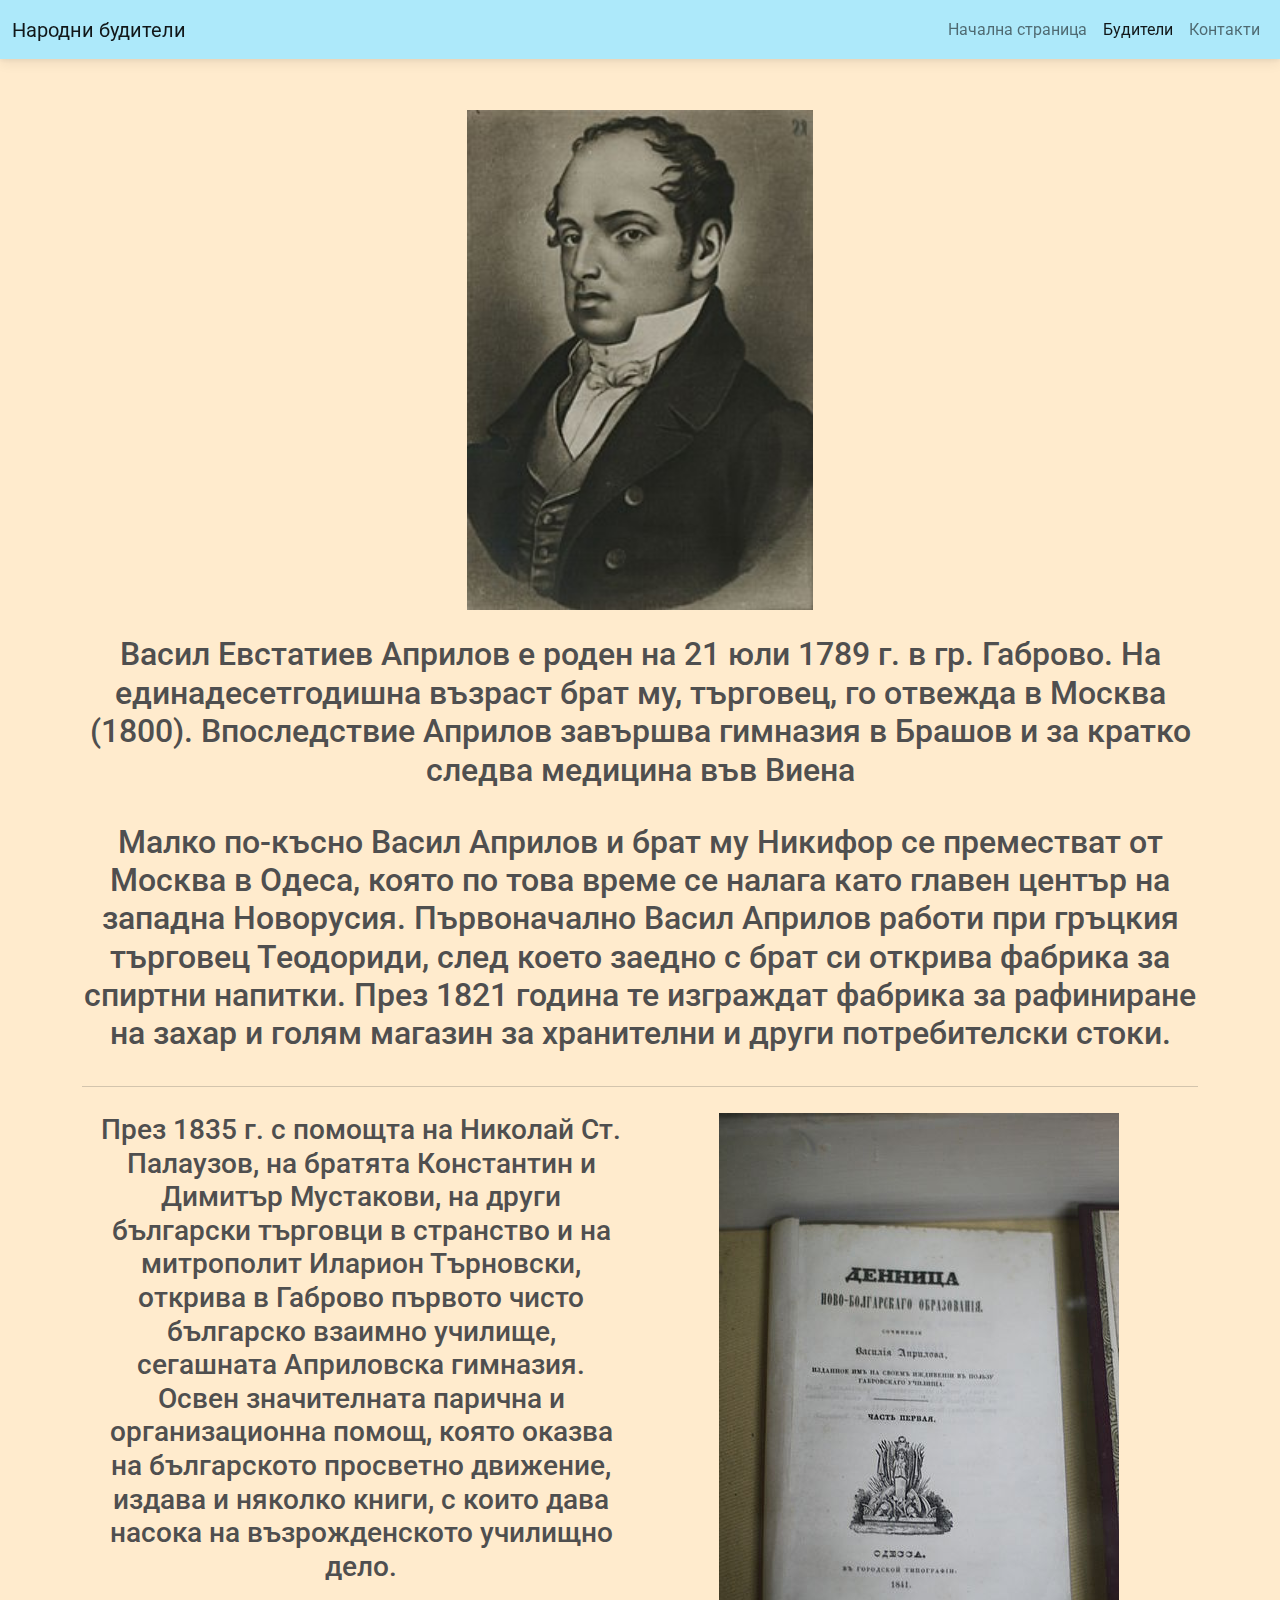
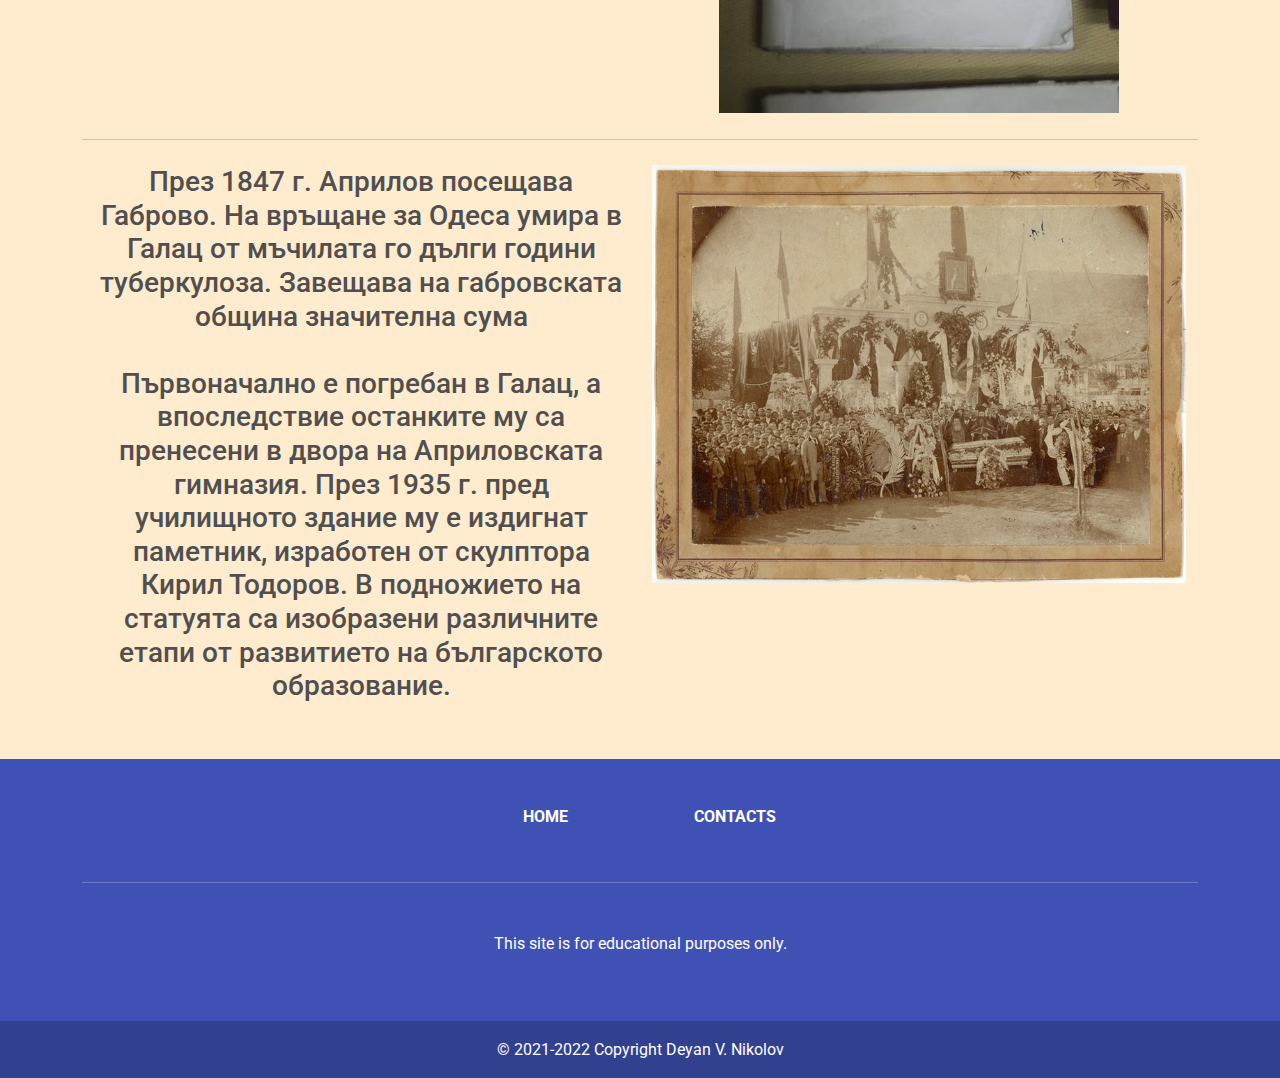
<file: buditeli/vasilaprilov.html>
<!DOCTYPE html>

<html>

<head>
    <title>Народни будители</title>
    <meta charset="utf-8">
    <meta name="viewport" content="width=device-width, initial-scale=1">
    <link rel="stylesheet" href="https://use.fontawesome.com/releases/v5.15.2/css/all.css" />
    <link rel="stylesheet"
        href="https://fonts.googleapis.com/css2?family=Roboto:wght@300;400;500;700;900&display=swap" />
    <link rel="stylesheet" href="css/mdb.min.css" />
    <link rel="preconnect" href="https://fonts.googleapis.com">
    <link rel="preconnect" href="https://fonts.gstatic.com" crossorigin>
    <link href="https://fonts.googleapis.com/css2?family=Oswald:wght@600&display=swap" rel="stylesheet">
    <link href="css/custom.css" rel="stylesheet">
    <link rel="icon" href="../img/favicon.png">
</head>

<body>
    <nav class="navbar navbar-expand-lg navbar-light bg-light sticky-top">
        <div class="container-fluid">
            <a class="navbar-brand" href="../index.html">Народни будители</a>
            <button class="navbar-toggler" type="button" data-mdb-toggle="collapse"
                data-mdb-target="#navbarNavAltMarkup" aria-controls="navbarNavAltMarkup" aria-expanded="false"
                aria-label="Toggle navigation">
                <i class="fas fa-bars"></i>
            </button>
            <div class="collapse navbar-collapse  justify-content-end" id="navbarNavAltMarkup">
                <div class="navbar-nav">
                    <a class="nav-link" aria-current="page" href="../index.html">Начална страница</a>
                    <a class="nav-link active" href="../index.html#buditeli">Будители</a>
                    <a class="nav-link" href="../contacts.html">Контакти</a>
                </div>
            </div>
        </div>
    </nav>

    <div class="container mb-5">
        <br>
        <br>
        <div class="text-center">
            <img src="../img/vasil_aprilov1.jpg" class="img-fluid roun" style="height: 500px;">
            <br><br>
            <h2>Васил Евстатиев Априлов е роден на 21 юли 1789 г. в гр. Габрово. На единадесетгодишна възраст брат му,
                търговец,
                го отвежда в Москва (1800). Впоследствие Априлов завършва гимназия в Брашов и за кратко следва
                медицина във Виена

            </h2>
            <br>
            <h2>
                Малко по-късно Васил Априлов и брат му Никифор се преместват от Москва в Одеса, която по това време се
                налага като главен център на западна Новорусия. Първоначално Васил Априлов работи при гръцкия търговец
                Теодориди, след което заедно с брат си открива фабрика за спиртни напитки. През 1821 година те изграждат
                фабрика за рафиниране на захар и голям магазин за хранителни и други потребителски стоки.
            </h2>
            <br>
            <hr class="m-0" />
            <br>
            <div class="container">
                <div class="row">
                    <div class="col-sm">
                        <h3>
                            През 1835 г. с помощта на Николай Ст. Палаузов, на братята Константин и Димитър Мустакови,
                            на други български търговци в странство и на митрополит Иларион Търновски, открива в Габрово
                            първото чисто българско взаимно училище, сегашната Априловска гимназия. Освен
                            значителната парична и организационна помощ, която оказва на българското просветно движение,
                            издава и няколко книги, с които дава насока на възрожденското училищно дело.
                        </h3>
                    </div>
                    <div class="col-sm">
                        <img src="../img/vasil_aprilov2.jpg" class="img-fluid">
                    </div>
                </div>
            </div> <br>
            <hr class="m-0" />
            <br>
            <div class="container">
                <div class="row">
                    <div class="col-sm">
                        <h3>
                            През 1847 г. Априлов посещава Габрово. На връщане за Одеса умира в Галац от мъчилата го
                            дълги години туберкулоза. Завещава на габровската община значителна сума
                            <br><br>
                            Първоначално е погребан в Галац, а впоследствие останките му са пренесени в двора на
                            Априловската гимназия. През 1935 г. пред училищното здание му е издигнат паметник, изработен
                            от скулптора Кирил Тодоров. В подножието на статуята са изобразени различните етапи от
                            развитието на българското образование.
                        </h3>
                    </div>
                    <div class="col-sm">
                        <img src="../img/vasil_aprilov3.jpg" class="img-fluid">
                    </div>
                </div>
            </div>





        </div>
    </div>


    <footer class="text-center text-white" style="background-color: #3f51b5">
        <div class="container">
            <section class="mt-5">
                <div class="row text-center d-flex justify-content-center pt-5">
                    <div class="col-md-2">
                        <h6 class="text-uppercase font-weight-bold">
                            <a href="../index.html" class="text-white">Home</a>
                        </h6>
                    </div>
                    <div class="col-md-2">
                        <h6 class="text-uppercase font-weight-bold">
                            <a href="../contacts.html" class="text-white">Contacts</a>
                        </h6>
                    </div>
                </div>
            </section>
            <hr class="my-5" />

            <section class="mb-5">
                <div class="row d-flex justify-content-center">
                    <div class="col-lg-8">
                        <p>
                            This site is for educational purposes only.
                        </p>
                    </div>
                </div>
            </section>
        </div>
        <div class="text-center p-3" style="background-color: rgba(0, 0, 0, 0.2)">
            © 2021-2022 Copyright
            <a class="text-white" href="https://github.com/deyanvnikolov" target="_blank">Deyan V. Nikolov</a>
        </div>
    </footer>
    <script type="text/javascript" src="../js/mdb.min.js"></script>
</body>









</html>
</file>
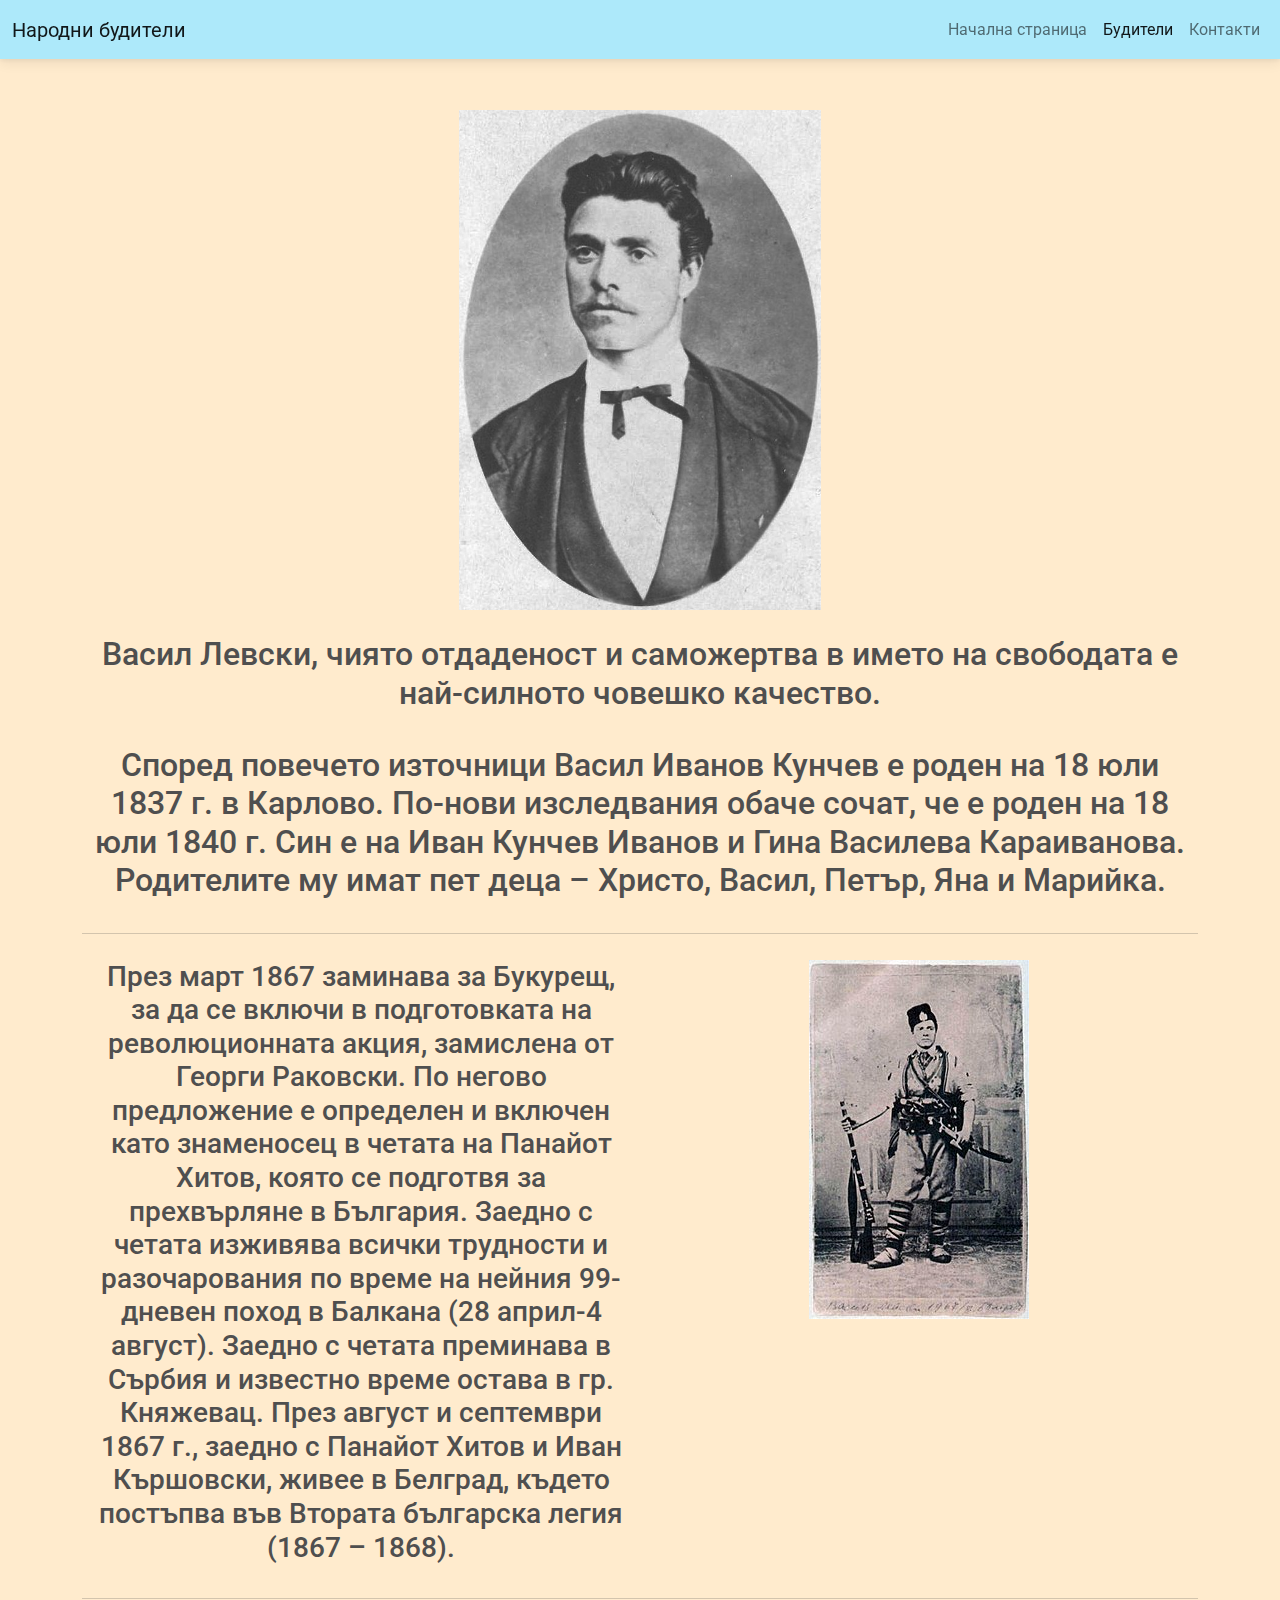
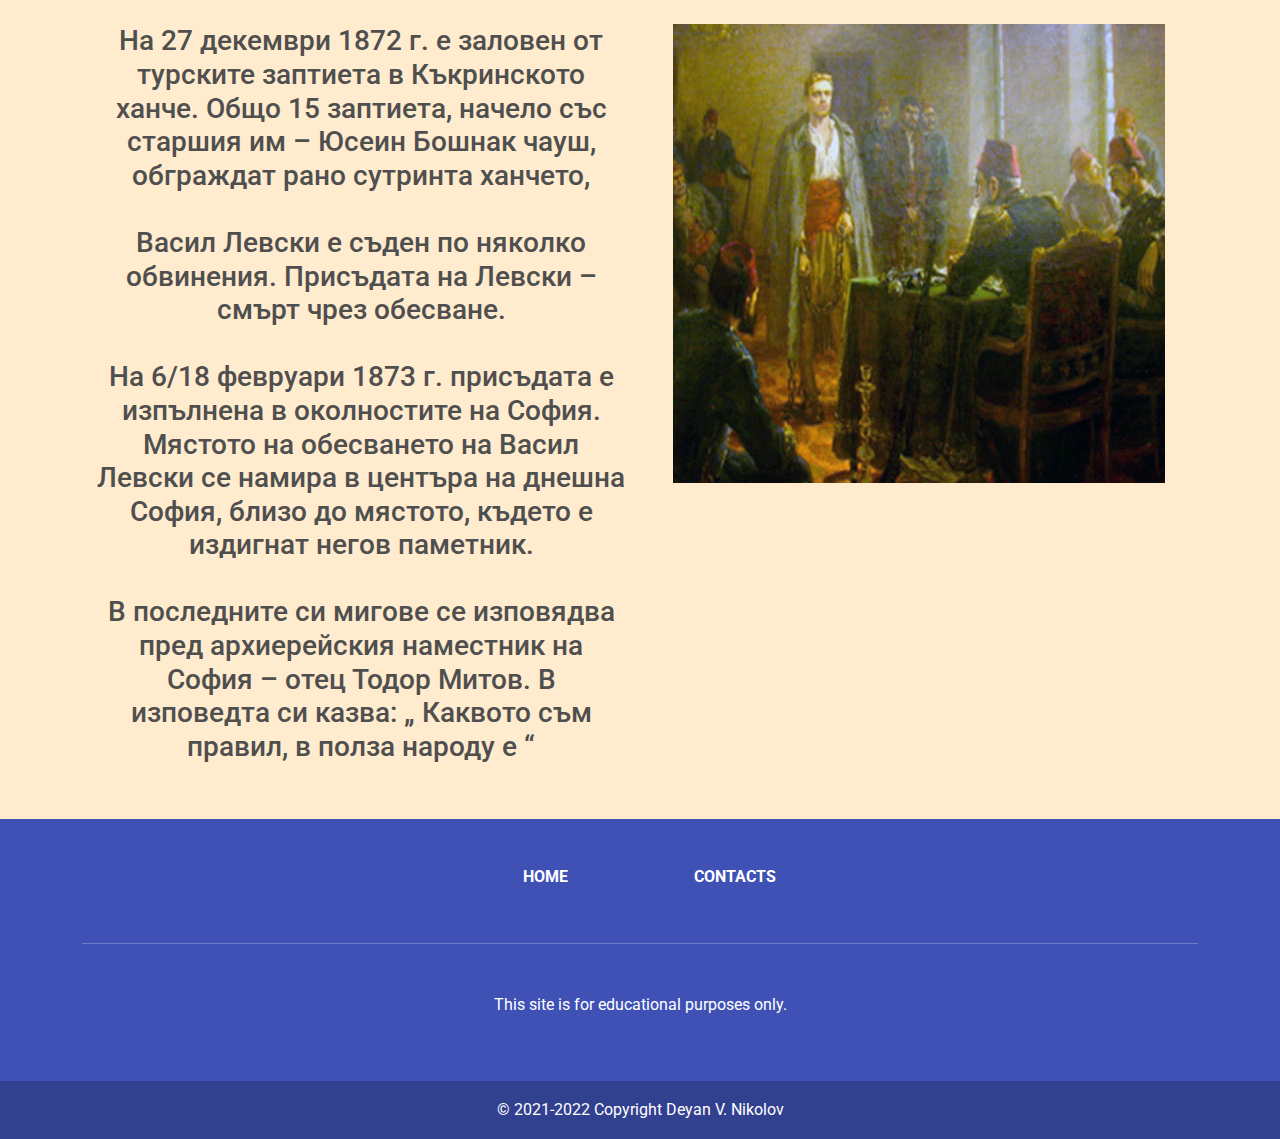
<file: buditeli/vasillevski.html>
<!DOCTYPE html>

<html>

<head>
    <title>Народни будители</title>
    <meta charset="utf-8">
    <meta name="viewport" content="width=device-width, initial-scale=1">
    <link rel="stylesheet" href="https://use.fontawesome.com/releases/v5.15.2/css/all.css" />
    <link rel="stylesheet"
        href="https://fonts.googleapis.com/css2?family=Roboto:wght@300;400;500;700;900&display=swap" />
    <link rel="stylesheet" href="css/mdb.min.css" />
    <link rel="preconnect" href="https://fonts.googleapis.com">
    <link rel="preconnect" href="https://fonts.gstatic.com" crossorigin>
    <link href="https://fonts.googleapis.com/css2?family=Oswald:wght@600&display=swap" rel="stylesheet">
    <link href="css/custom.css" rel="stylesheet">
    <link rel="icon" href="../img/favicon.png">
</head>

<body>
    <nav class="navbar navbar-expand-lg navbar-light bg-light sticky-top">
        <div class="container-fluid">
            <a class="navbar-brand" href="../index.html">Народни будители</a>
            <button class="navbar-toggler" type="button" data-mdb-toggle="collapse"
                data-mdb-target="#navbarNavAltMarkup" aria-controls="navbarNavAltMarkup" aria-expanded="false"
                aria-label="Toggle navigation">
                <i class="fas fa-bars"></i>
            </button>
            <div class="collapse navbar-collapse  justify-content-end" id="navbarNavAltMarkup">
                <div class="navbar-nav">
                    <a class="nav-link" aria-current="page" href="../index.html">Начална страница</a>
                    <a class="nav-link active" href="../index.html#buditeli">Будители</a>
                    <a class="nav-link" href="../contacts.html">Контакти</a>
                </div>
            </div>
        </div>
    </nav>

    <div class="container mb-5">
        <br>
        <br>
        <div class="text-center">
            <img src="../img/vasil_levski1.jpeg" class="img-fluid roun" style="height: 500px;">
            <br><br>
            <h2>Васил Левски, чиято отдаденост и саможертва в името на свободата е най-силното човешко качество.




            </h2>
            <br>
            <h2>
                Според повечето източници Васил Иванов Кунчев е роден на 18 юли 1837 г. в Карлово. По-нови
                изследвания обаче сочат, че е роден на 18 юли 1840 г. Син е на Иван Кунчев Иванов и Гина Василева
                Караиванова. Родителите му имат пет деца – Христо, Васил, Петър, Яна и Марийка.
            </h2>
            <br>
            <hr class="m-0" />
            <br>
            <div class="container">
                <div class="row">
                    <div class="col-sm">
                        <h3>
                            През март 1867 заминава за Букурещ, за да се включи в подготовката на революционната акция,
                            замислена от Георги Раковски. По негово предложение е определен и включен като знаменосец в
                            четата на Панайот Хитов, която се подготвя за прехвърляне в България. Заедно с четата
                            изживява всички трудности и разочарования по време на нейния 99-дневен поход в Балкана (28
                            април-4 август). Заедно с четата преминава в Сърбия и известно време остава в гр. Княжевац.
                            През август и септември 1867 г., заедно с Панайот Хитов и Иван Кършовски, живее в Белград,
                            където постъпва във Втората българска легия (1867 – 1868).
                        </h3>
                    </div>
                    <div class="col-sm">
                        <img src="../img/vasil_levski2.jpg" class="img-fluid">
                    </div>
                </div>
            </div> <br>
            <hr class="m-0" />
            <br>
            <div class="container">
                <div class="row">
                    <div class="col-sm">
                        <h3>
                            На 27 декември 1872 г. е заловен от турските заптиета в Къкринското ханче. Общо 15 заптиета,
                            начело със старшия им – Юсеин Бошнак чауш, обграждат рано сутринта ханчето,
                            <br><br>
                            Васил Левски е съден по няколко обвинения. Присъдата на Левски – смърт чрез обесване.

                            <br><br>
                            На 6/18 февруари 1873 г. присъдата е изпълнена в околностите на София. Мястото на обесването
                            на Васил Левски се намира в центъра на днешна София, близо до мястото, където е издигнат
                            негов паметник.
                            <br><br>
                            В последните си мигове се изповядва пред архиерейския наместник на София – отец Тодор Митов.
                            В изповедта си казва:

                            „ Каквото съм правил, в полза народу е “
                        </h3>
                    </div>
                    <div class="col-sm">
                        <img src="../img/vasil_levski31.jpg" class="img-fluid">
                    </div>
                </div>
            </div>





        </div>
    </div>


    <footer class="text-center text-white" style="background-color: #3f51b5">
        <div class="container">
            <section class="mt-5">
                <div class="row text-center d-flex justify-content-center pt-5">
                    <div class="col-md-2">
                        <h6 class="text-uppercase font-weight-bold">
                            <a href="../index.html" class="text-white">Home</a>
                        </h6>
                    </div>
                    <div class="col-md-2">
                        <h6 class="text-uppercase font-weight-bold">
                            <a href="../contacts.html" class="text-white">Contacts</a>
                        </h6>
                    </div>
                </div>
            </section>
            <hr class="my-5" />

            <section class="mb-5">
                <div class="row d-flex justify-content-center">
                    <div class="col-lg-8">
                        <p>
                            This site is for educational purposes only.
                        </p>
                    </div>
                </div>
            </section>
        </div>
        <div class="text-center p-3" style="background-color: rgba(0, 0, 0, 0.2)">
            © 2021-2022 Copyright
            <a class="text-white" href="https://github.com/deyanvnikolov" target="_blank">Deyan V. Nikolov</a>
        </div>
    </footer>
    <script type="text/javascript" src="../js/mdb.min.js"></script>
</body>









</html>
</file>
<file: css/custom.css>
.bgtext{
font-family: "Oswald", "sans-serif"
}

.importantVid{
  height: 1050px !important; 
  position: relative !important; 
}

body{
    background-color: blanchedalmond;
}

.hm-gradient {
    background-image: linear-gradient(to top, #f3e7e9 0%, #e3eeff 99%, #e3eeff 100%);
}
.card{
  margin-bottom: 30px;
}
.darken-grey-text {
    color: #2E2E2E;
}

.inactiveLink {
    pointer-events: none;
    cursor: default;
 }

 .strokeBlack{

    stroke: black;
 }

.navbar-expand-lg{
background-color: rgb(173, 233, 250) !important; 

}

.html5icon{
    filter: invert(41%) sepia(83%) saturate(3492%) hue-rotate(348deg) brightness(91%) contrast(90%)

}

.css3icon{
    filter: invert(29%) sepia(47%) saturate(7168%) hue-rotate(227deg) brightness(87%) contrast(100%);
}

.jsicon{

    filter: invert(85%) sepia(97%) saturate(7493%) hue-rotate(339deg) brightness(101%) contrast(94%);
}

.facebookicon{

    filter: invert(37%) sepia(6%) saturate(4938%) hue-rotate(182deg) brightness(102%) contrast(92%);
}

.twittericon{
    filter: invert(64%) sepia(25%) saturate(996%) hue-rotate(164deg) brightness(96%) contrast(80%);
}

#notfound {
    position: relative;
    height: 100vh;
  }
  
  #notfound .notfound {
    position: absolute;
    left: 50%;
    top: 50%;
    -webkit-transform: translate(-50%, -50%);
        -ms-transform: translate(-50%, -50%);
            transform: translate(-50%, -50%);
  }
  
  .notfound {
    max-width: 460px;
    width: 100%;
    text-align: center;
    line-height: 1.4;
  }
  
  .notfound .notfound-404 {
    position: relative;
    width: 180px;
    height: 180px;
    margin: 0px auto 50px;
  }
  
  .notfound .notfound-404>div:first-child {
    position: absolute;
    left: 0;
    right: 0;
    top: 0;
    bottom: 0;
    background: #ffa200;
    -webkit-transform: rotate(45deg);
        -ms-transform: rotate(45deg);
            transform: rotate(45deg);
    border: 5px dashed #000;
    border-radius: 5px;
  }
  
  .notfound .notfound-404>div:first-child:before {
    content: '';
    position: absolute;
    left: -5px;
    right: -5px;
    bottom: -5px;
    top: -5px;
    -webkit-box-shadow: 0px 0px 0px 5px rgba(0, 0, 0, 0.1) inset;
            box-shadow: 0px 0px 0px 5px rgba(0, 0, 0, 0.1) inset;
    border-radius: 5px;
  }
  
  .notfound .notfound-404 h1 {
    font-family: 'Cabin', sans-serif;
    color: #000;
    font-weight: 700;
    margin: 0;
    font-size: 90px;
    position: absolute;
    top: 50%;
    -webkit-transform: translate(-50%, -50%);
        -ms-transform: translate(-50%, -50%);
            transform: translate(-50%, -50%);
    left: 50%;
    text-align: center;
    height: 40px;
    line-height: 40px;
  }
  
  .notfound h2 {
    font-family: 'Oswald', sans-serif;
    font-size: 53px;
    font-weight: 700;
    text-transform: uppercase;
    letter-spacing: 7px;
  }
  
  .notfound p {
    font-family: 'Cabin', sans-serif;
    font-size: 26px;
    color: #000;
    font-weight: 400;
  }

  .inactiveLink404 {
    pointer-events: none;
    cursor: default;
 }
  
  .notfound a {
    font-family: 'Cabin', sans-serif;
    display: inline-block;
    padding: 10px 25px;
    background-color: #8f8f8f;
    border: none;
    border-radius: 40px;
    color: #fff;
    font-size: 14px;
    font-weight: 700;
    text-transform: uppercase;
    text-decoration: none;
    -webkit-transition: 0.2s all;
    transition: 0.2s all;
  }
  
  .notfound a:hover {
    background-color: #2c2c2c;
  }

  #btn-back-to-top {
    position: fixed;
    bottom: 20px;
    right: 20px;
    display: none;
    height: 85px;
    width: 85px;
  }
</file>
<file: buditeli/css/custom.css>
.bgtext{
font-family: "Oswald", "sans-serif"
}
body{
    background-color: blanchedalmond;
}

.importantVid{
  height: 1050px !important; 
  position: relative !important; 
}

/* Section */
.section {
  clear: both;
  margin: 0px;
  padding: 0px;
}
/* Column */
.col {
  display: block;
  float:left;
  margin: 1% 0 1% 1.6%;
}


.parent {
  display: grid;
  grid-template-columns: repeat(5, 1fr);
  grid-template-rows: 1fr repeat(4, 0);
  grid-column-gap: 0px;
  grid-row-gap: 0px;
  }
  
  .div1 { grid-area: 1 / 4 / 2 / 6; }
  .div2 { grid-area: 1 / 1 / 2 / 3; }
.col:first-child { margin-left: 0 !important; }

/* Row */
.row:before,
.row:after { content:""; display:table; }
.row:after { clear:both;}
.row { zoom:1; /* For IE 6/7 */ }

/* Grid */
.grid_1_of_2{ width: 49.2% }
.grid_2_of_2{ width: 100% }

/* Full Width below 768 pixels */
@media only screen and (max-width: 768px) {
  .col {  margin: 1% 0 1% 0%; }
  [class*='grid_'] { width: 100%; }
}
.hm-gradient {
    background-image: linear-gradient(to top, #f3e7e9 0%, #e3eeff 99%, #e3eeff 100%);
}
.darken-grey-text {
    color: #2E2E2E;
}

.inactiveLink {
    pointer-events: none;
    cursor: default;
 }

 .strokeBlack{

    stroke: black;
 }

.navbar-expand-lg{
background-color: rgb(173, 233, 250) !important; 

}

.html5icon{
    filter: invert(41%) sepia(83%) saturate(3492%) hue-rotate(348deg) brightness(91%) contrast(90%)

}

.css3icon{
    filter: invert(29%) sepia(47%) saturate(7168%) hue-rotate(227deg) brightness(87%) contrast(100%);
}

.jsicon{

    filter: invert(85%) sepia(97%) saturate(7493%) hue-rotate(339deg) brightness(101%) contrast(94%);
}

.facebookicon{

    filter: invert(37%) sepia(6%) saturate(4938%) hue-rotate(182deg) brightness(102%) contrast(92%);
}

.twittericon{
    filter: invert(64%) sepia(25%) saturate(996%) hue-rotate(164deg) brightness(96%) contrast(80%);
}

#notfound {
    position: relative;
    height: 100vh;
  }
  
  #notfound .notfound {
    position: absolute;
    left: 50%;
    top: 50%;
    -webkit-transform: translate(-50%, -50%);
        -ms-transform: translate(-50%, -50%);
            transform: translate(-50%, -50%);
  }
  
  .notfound {
    max-width: 460px;
    width: 100%;
    text-align: center;
    line-height: 1.4;
  }
  
  .notfound .notfound-404 {
    position: relative;
    width: 180px;
    height: 180px;
    margin: 0px auto 50px;
  }
  
  .notfound .notfound-404>div:first-child {
    position: absolute;
    left: 0;
    right: 0;
    top: 0;
    bottom: 0;
    background: #ffa200;
    -webkit-transform: rotate(45deg);
        -ms-transform: rotate(45deg);
            transform: rotate(45deg);
    border: 5px dashed #000;
    border-radius: 5px;
  }
  
  .notfound .notfound-404>div:first-child:before {
    content: '';
    position: absolute;
    left: -5px;
    right: -5px;
    bottom: -5px;
    top: -5px;
    -webkit-box-shadow: 0px 0px 0px 5px rgba(0, 0, 0, 0.1) inset;
            box-shadow: 0px 0px 0px 5px rgba(0, 0, 0, 0.1) inset;
    border-radius: 5px;
  }
  
  .notfound .notfound-404 h1 {
    font-family: 'Cabin', sans-serif;
    color: #000;
    font-weight: 700;
    margin: 0;
    font-size: 90px;
    position: absolute;
    top: 50%;
    -webkit-transform: translate(-50%, -50%);
        -ms-transform: translate(-50%, -50%);
            transform: translate(-50%, -50%);
    left: 50%;
    text-align: center;
    height: 40px;
    line-height: 40px;
  }
  
  .notfound h2 {
    font-family: 'Oswald', sans-serif;
    font-size: 53px;
    font-weight: 700;
    text-transform: uppercase;
    letter-spacing: 7px;
  }
  
  .notfound p {
    font-family: 'Cabin', sans-serif;
    font-size: 26px;
    color: #000;
    font-weight: 400;
  }

  .inactiveLink404 {
    pointer-events: none;
    cursor: default;
 }
  
  .notfound a {
    font-family: 'Cabin', sans-serif;
    display: inline-block;
    padding: 10px 25px;
    background-color: #8f8f8f;
    border: none;
    border-radius: 40px;
    color: #fff;
    font-size: 14px;
    font-weight: 700;
    text-transform: uppercase;
    text-decoration: none;
    -webkit-transition: 0.2s all;
    transition: 0.2s all;
  }
  
  .notfound a:hover {
    background-color: #2c2c2c;
  }

  #btn-back-to-top {
    position: fixed;
    bottom: 20px;
    right: 20px;
    display: none;
    height: 85px;
    width: 85px;
  }
</file>
